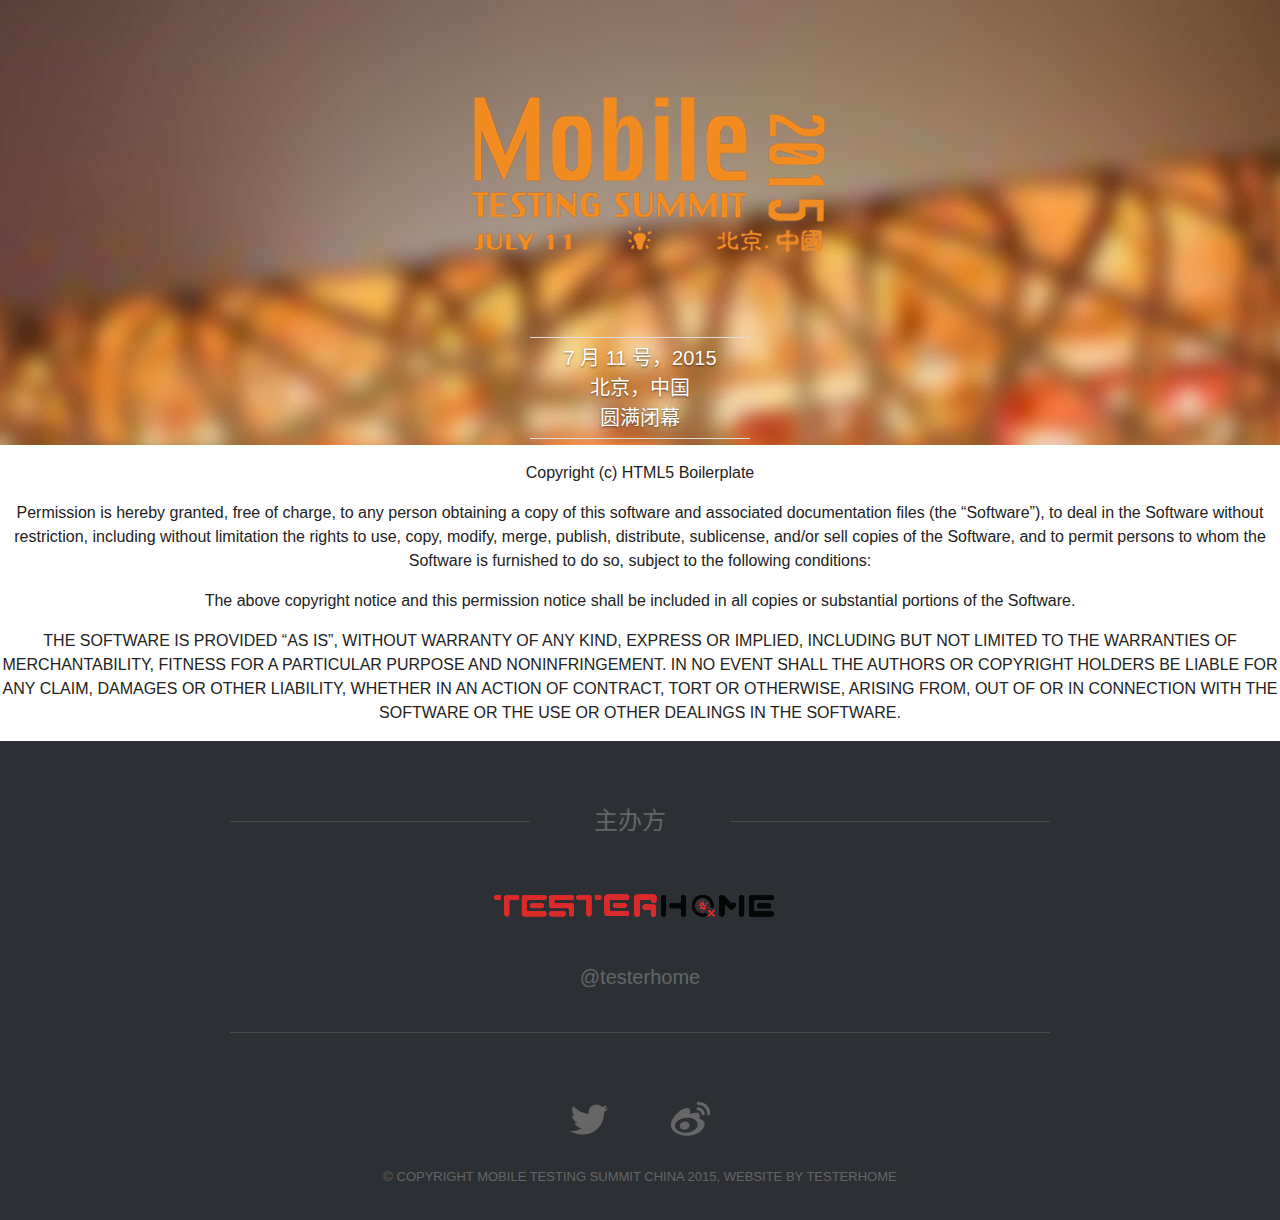
<file: LICENSE.html>
<!DOCTYPE html>
<!--[if lt IE 7]>
<html class="no-js lt-ie9 lt-ie8 lt-ie7"> <![endif]-->
<!--[if IE 7]>
<html class="no-js lt-ie9 lt-ie8"> <![endif]-->
<!--[if IE 8]>
<html class="no-js lt-ie9"> <![endif]-->
<!--[if gt IE 8]><!-->
<html lang="zh-cn" class="no-js"> <!--<![endif]-->
<head>
  <meta charset="utf-8">
  <meta http-equiv="X-UA-Compatible" content="IE=edge,chrome=1">
  <!-- Use title if it's in the page YAML frontmatter -->
  <title>MobileTesting Submit China 2015</title>
  <meta name="description" content="">
  <meta name="viewport" content="width=device-width, initial-scale=1.0">

  <!-- Place favicon.ico and apple-touch-icon.png in the root directory -->

  <link rel="stylesheet" href="css/normalize.css">
  <link rel="stylesheet" href="css/main.css">
  <script src="js/vendor/modernizr-2.6.1.min.js"></script>
</head>
<body>
<!--[if lt IE 7]>
<p class="chromeframe">You are using an outdated browser. <a href="http://browsehappy.com/">Upgrade your browser
  today</a> or <a href="http://www.google.com/chromeframe/?redirect=true">install Google Chrome Frame</a> to better
  experience this site.</p>
<![endif]-->

<header class="hero">
  <figure><img src="/img/logo.png"/></figure>
  <h1>MobileTestingSummit China</h1>

  <h2>7 月 11 号，2015<br/>北京，中国<br/>圆满闭幕</h2>
</header>

<p>Copyright (c) HTML5 Boilerplate</p>

<p>Permission is hereby granted, free of charge, to any person obtaining a copy of this software and associated documentation files (the &#8220;Software&#8221;), to deal in the Software without restriction, including without limitation the rights to use, copy, modify, merge, publish, distribute, sublicense, and/or sell copies of the Software, and to permit persons to whom the Software is furnished to do so, subject to the following conditions:</p>

<p>The above copyright notice and this permission notice shall be included in all copies or substantial portions of the Software.</p>

<p>THE SOFTWARE IS PROVIDED &#8220;AS IS&#8221;, WITHOUT WARRANTY OF ANY KIND, EXPRESS OR IMPLIED, INCLUDING BUT NOT LIMITED TO THE WARRANTIES OF MERCHANTABILITY, FITNESS FOR A PARTICULAR PURPOSE AND NONINFRINGEMENT. IN NO EVENT SHALL THE AUTHORS OR COPYRIGHT HOLDERS BE LIABLE FOR ANY CLAIM, DAMAGES OR OTHER LIABILITY, WHETHER IN AN ACTION OF CONTRACT, TORT OR OTHERWISE, ARISING FROM, OUT OF OR IN CONNECTION WITH THE SOFTWARE OR THE USE OR OTHER DEALINGS IN THE SOFTWARE.</p>
<footer class="wrap footer">
  <div class="container">
    <header>
      <h2>主办方</h2>
    </header>



</ul>
    <ul class="credits">
      <!-- <li>
        <a href="https://testerhome.com"_blank" rel="nofollow"><i class="icon-pragmatic-ly"></i></a>

        <p><a href="//twitter.com/yedinding" target="_blank" rel="nofollow">@yedingding</a></p>
      </li>
      <li>
        <a href="http://ruby-china.org" target="_blank" rel="nofollow"><i class="icon-ruby-china"></i></a>

        <p><a href="//twitter.com/lgn21st" target="_blank" rel="nofollow">@lgn21st</a></p>
      </li>
      <li>
        <a href="http://knewone.com" target="_blank" rel="nofollow"><i class="icon-knewone"></i></a>

        <p><a href="//twitter.com/jasl9187" target="_blank" rel="nofollow">@jasl9187</a></p>
      </li> -->

      <li>
        <a href="http://testerhome.com" target="_blank" rel="nofollow"><img src="/img/logo-testerhome.png" /></a>
          <p><a href="http://weibo.com/testerhome2015" target="_blank" rel="nofollow">@testerhome</a></p>
      </li>


      <!-- <li>
        <a href="http://www.testin.cn/" target="_blank" rel="nofollow"><img src="/img/logo-testin.png"/></a>
        <p><a href="http://weibo.com/flyboy345/" target="_blank" rel="nofollow">@刘向红</a></p>
      </li> -->

      <!-- <li>
        <a href="http://testerhome.com" target="_blank" rel="nofollow"><img src="/img/logo-testerhome.png" /></a>
        <p><a href="http://testerhome.com/lihuazhang" target="_blank" rel="nofollow">@恒温</a></p>
      </li> -->

    </ul>

    <div class="social">
      <a href="https://twitter.com/testerhome" target="_blank" rel="nofollow"><i class="icon-twitter"></i></a>
      <a href="http://weibo.com/testerhome2015" target="_blank" rel="nofollow"><i class="icon-weibo"></i></a>
    </div>

    <p class="copyright">© COPYRIGHT Mobile Testing SUMMIT CHINA 2015, WEBSITE BY <a href="//testerhome.com" target="_blank" rel="nofollow">TesterHome</a></p>
  </div>
</footer>

<script src="js/vendor/jquery-1.8.0.min.js"></script>
<script src="js/plugins.js"></script>
<script src="js/main.js"></script>

<!-- Google Analytics: change UA-XXXXX-X to be your site's ID. -->
<script>
  (function(i,s,o,g,r,a,m){i['GoogleAnalyticsObject']=r;i[r]=i[r]||function(){
  (i[r].q=i[r].q||[]).push(arguments)},i[r].l=1*new Date();a=s.createElement(o),
  m=s.getElementsByTagName(o)[0];a.async=1;a.src=g;m.parentNode.insertBefore(a,m)
  })(window,document,'script','//www.google-analytics.com/analytics.js','ga');

  ga('create', 'UA-61716821-1', 'auto');
  ga('send', 'pageview');

</script>
</body>
</html>
</file>
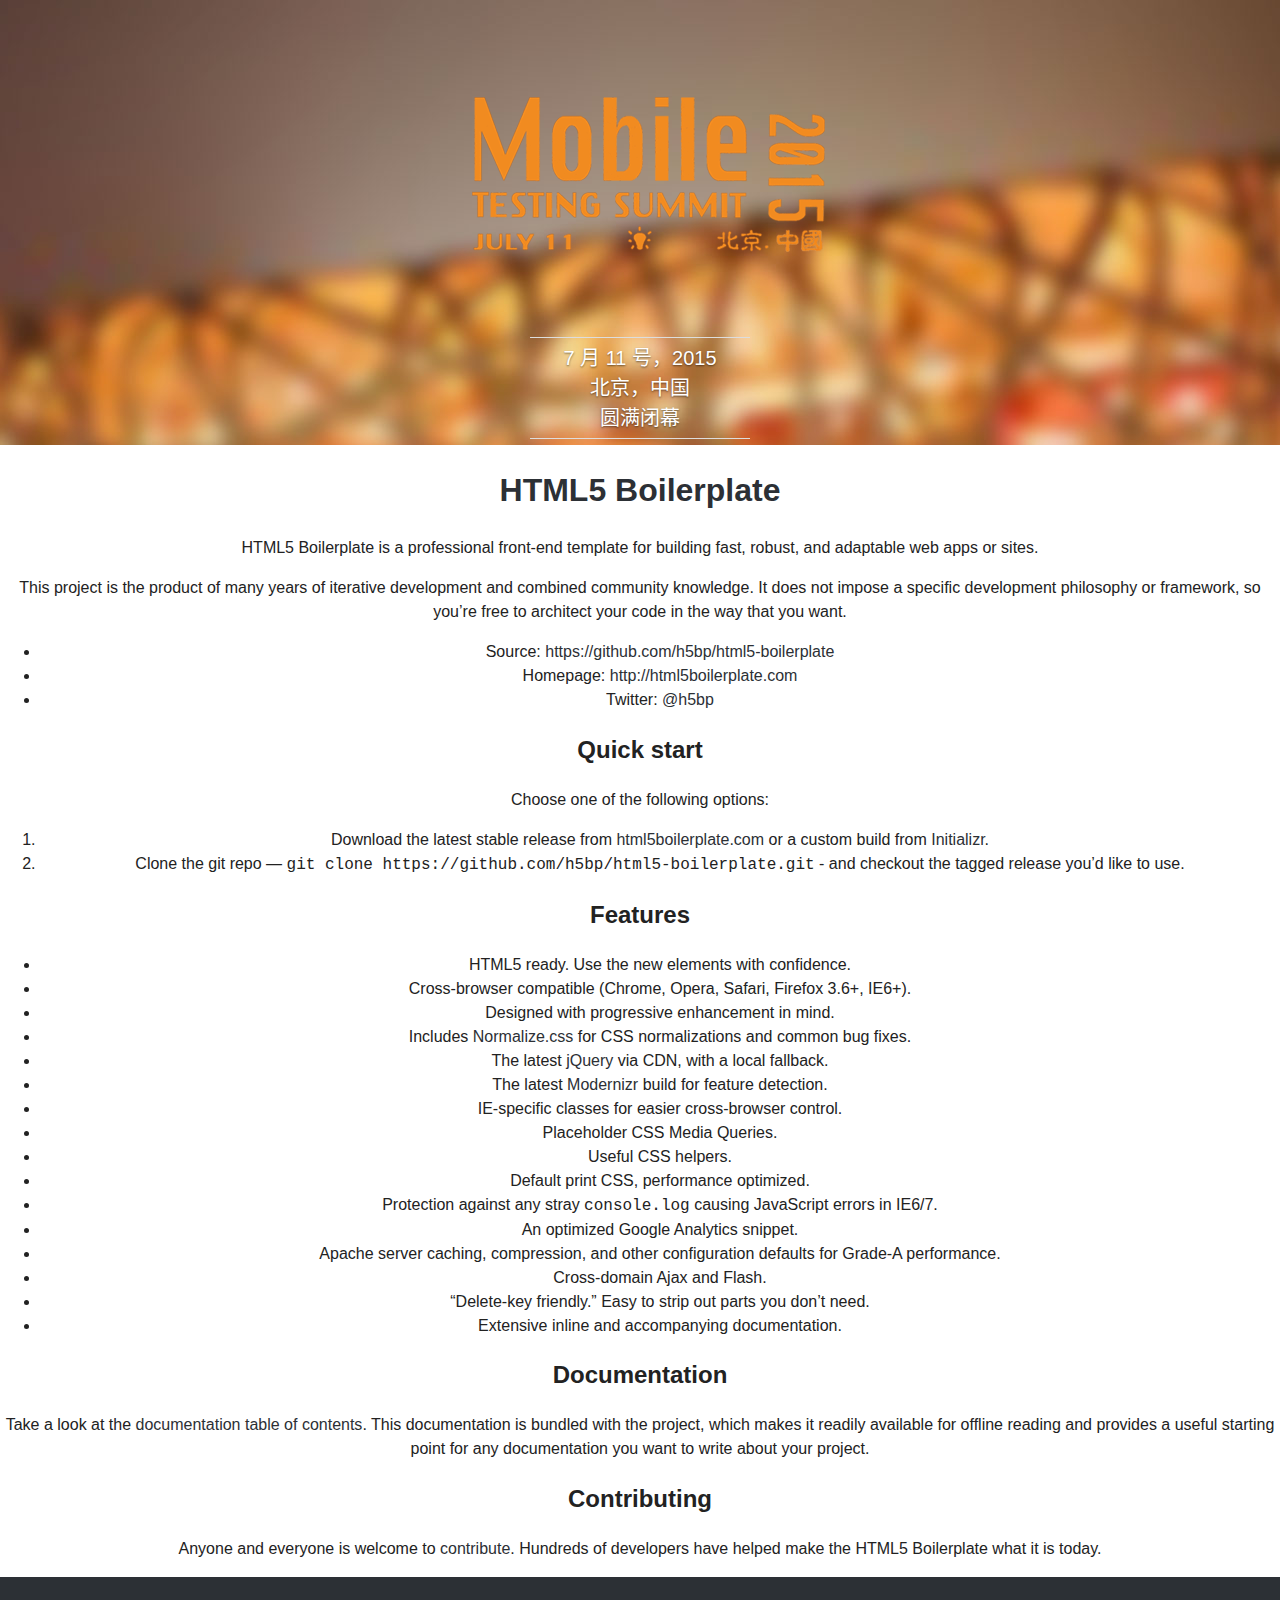
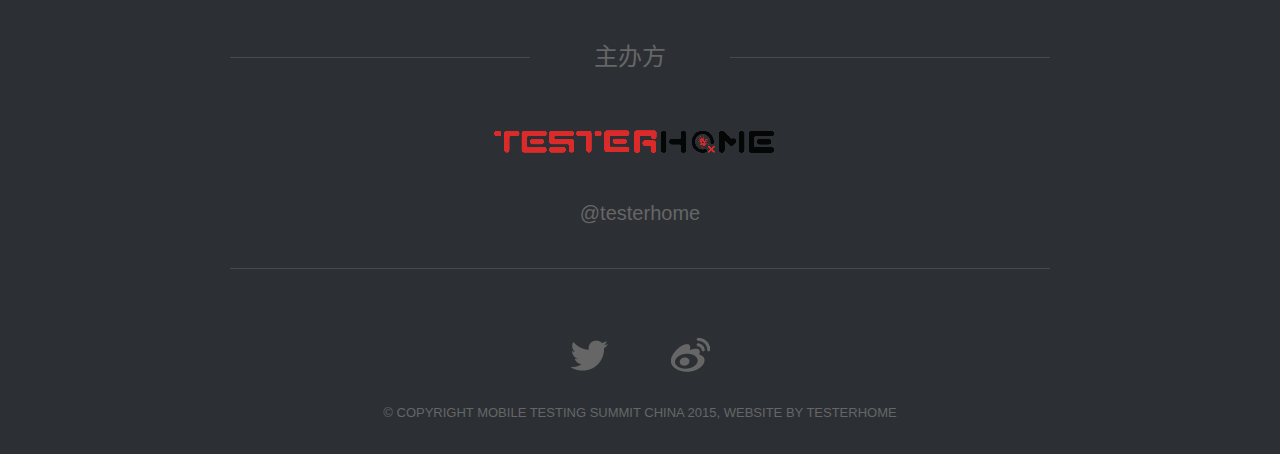
<file: README.html>
<!DOCTYPE html>
<!--[if lt IE 7]>
<html class="no-js lt-ie9 lt-ie8 lt-ie7"> <![endif]-->
<!--[if IE 7]>
<html class="no-js lt-ie9 lt-ie8"> <![endif]-->
<!--[if IE 8]>
<html class="no-js lt-ie9"> <![endif]-->
<!--[if gt IE 8]><!-->
<html lang="zh-cn" class="no-js"> <!--<![endif]-->
<head>
  <meta charset="utf-8">
  <meta http-equiv="X-UA-Compatible" content="IE=edge,chrome=1">
  <!-- Use title if it's in the page YAML frontmatter -->
  <title>MobileTesting Submit China 2015</title>
  <meta name="description" content="">
  <meta name="viewport" content="width=device-width, initial-scale=1.0">

  <!-- Place favicon.ico and apple-touch-icon.png in the root directory -->

  <link rel="stylesheet" href="css/normalize.css">
  <link rel="stylesheet" href="css/main.css">
  <script src="js/vendor/modernizr-2.6.1.min.js"></script>
</head>
<body>
<!--[if lt IE 7]>
<p class="chromeframe">You are using an outdated browser. <a href="http://browsehappy.com/">Upgrade your browser
  today</a> or <a href="http://www.google.com/chromeframe/?redirect=true">install Google Chrome Frame</a> to better
  experience this site.</p>
<![endif]-->

<header class="hero">
  <figure><img src="/img/logo.png"/></figure>
  <h1>MobileTestingSummit China</h1>

  <h2>7 月 11 号，2015<br/>北京，中国<br/>圆满闭幕</h2>
</header>

<h1 id='html5_boilerplate'><a href='http://html5boilerplate.com'>HTML5 Boilerplate</a></h1>

<p>HTML5 Boilerplate is a professional front-end template for building fast, robust, and adaptable web apps or sites.</p>

<p>This project is the product of many years of iterative development and combined community knowledge. It does not impose a specific development philosophy or framework, so you&#8217;re free to architect your code in the way that you want.</p>

<ul>
<li>Source: <a href='https://github.com/h5bp/html5-boilerplate'>https://github.com/h5bp/html5-boilerplate</a></li>

<li>Homepage: <a href='http://html5boilerplate.com'>http://html5boilerplate.com</a></li>

<li>Twitter: <a href='http://twitter.com/h5bp'>@h5bp</a></li>
</ul>

<h2 id='quick_start'>Quick start</h2>

<p>Choose one of the following options:</p>

<ol>
<li>Download the latest stable release from <a href='http://html5boilerplate.com/'>html5boilerplate.com</a> or a custom build from <a href='http://www.initializr.com'>Initializr</a>.</li>

<li>Clone the git repo — <code>git clone
https://github.com/h5bp/html5-boilerplate.git</code> - and checkout the tagged release you&#8217;d like to use.</li>
</ol>

<h2 id='features'>Features</h2>

<ul>
<li>HTML5 ready. Use the new elements with confidence.</li>

<li>Cross-browser compatible (Chrome, Opera, Safari, Firefox 3.6+, IE6+).</li>

<li>Designed with progressive enhancement in mind.</li>

<li>Includes <a href='http://necolas.github.com/normalize.css/'>Normalize.css</a> for CSS normalizations and common bug fixes.</li>

<li>The latest <a href='http://jquery.com/'>jQuery</a> via CDN, with a local fallback.</li>

<li>The latest <a href='http://modernizr.com/'>Modernizr</a> build for feature detection.</li>

<li>IE-specific classes for easier cross-browser control.</li>

<li>Placeholder CSS Media Queries.</li>

<li>Useful CSS helpers.</li>

<li>Default print CSS, performance optimized.</li>

<li>Protection against any stray <code>console.log</code> causing JavaScript errors in IE6/7.</li>

<li>An optimized Google Analytics snippet.</li>

<li>Apache server caching, compression, and other configuration defaults for Grade-A performance.</li>

<li>Cross-domain Ajax and Flash.</li>

<li>&#8220;Delete-key friendly.&#8221; Easy to strip out parts you don&#8217;t need.</li>

<li>Extensive inline and accompanying documentation.</li>
</ul>

<h2 id='documentation'>Documentation</h2>

<p>Take a look at the <a href='/h5bp/html5-boilerplate/blob/master/doc/README.md'>documentation table of contents</a>. This documentation is bundled with the project, which makes it readily available for offline reading and provides a useful starting point for any documentation you want to write about your project.</p>

<h2 id='contributing'>Contributing</h2>

<p>Anyone and everyone is welcome to <a href='/h5bp/html5-boilerplate/blob/master/doc/contribute.md'>contribute</a>. Hundreds of developers have helped make the HTML5 Boilerplate what it is today.</p>
<footer class="wrap footer">
  <div class="container">
    <header>
      <h2>主办方</h2>
    </header>



</ul>
    <ul class="credits">
      <!-- <li>
        <a href="https://testerhome.com"_blank" rel="nofollow"><i class="icon-pragmatic-ly"></i></a>

        <p><a href="//twitter.com/yedinding" target="_blank" rel="nofollow">@yedingding</a></p>
      </li>
      <li>
        <a href="http://ruby-china.org" target="_blank" rel="nofollow"><i class="icon-ruby-china"></i></a>

        <p><a href="//twitter.com/lgn21st" target="_blank" rel="nofollow">@lgn21st</a></p>
      </li>
      <li>
        <a href="http://knewone.com" target="_blank" rel="nofollow"><i class="icon-knewone"></i></a>

        <p><a href="//twitter.com/jasl9187" target="_blank" rel="nofollow">@jasl9187</a></p>
      </li> -->

      <li>
        <a href="http://testerhome.com" target="_blank" rel="nofollow"><img src="/img/logo-testerhome.png" /></a>
          <p><a href="http://weibo.com/testerhome2015" target="_blank" rel="nofollow">@testerhome</a></p>
      </li>


      <!-- <li>
        <a href="http://www.testin.cn/" target="_blank" rel="nofollow"><img src="/img/logo-testin.png"/></a>
        <p><a href="http://weibo.com/flyboy345/" target="_blank" rel="nofollow">@刘向红</a></p>
      </li> -->

      <!-- <li>
        <a href="http://testerhome.com" target="_blank" rel="nofollow"><img src="/img/logo-testerhome.png" /></a>
        <p><a href="http://testerhome.com/lihuazhang" target="_blank" rel="nofollow">@恒温</a></p>
      </li> -->

    </ul>

    <div class="social">
      <a href="https://twitter.com/testerhome" target="_blank" rel="nofollow"><i class="icon-twitter"></i></a>
      <a href="http://weibo.com/testerhome2015" target="_blank" rel="nofollow"><i class="icon-weibo"></i></a>
    </div>

    <p class="copyright">© COPYRIGHT Mobile Testing SUMMIT CHINA 2015, WEBSITE BY <a href="//testerhome.com" target="_blank" rel="nofollow">TesterHome</a></p>
  </div>
</footer>

<script src="js/vendor/jquery-1.8.0.min.js"></script>
<script src="js/plugins.js"></script>
<script src="js/main.js"></script>

<!-- Google Analytics: change UA-XXXXX-X to be your site's ID. -->
<script>
  (function(i,s,o,g,r,a,m){i['GoogleAnalyticsObject']=r;i[r]=i[r]||function(){
  (i[r].q=i[r].q||[]).push(arguments)},i[r].l=1*new Date();a=s.createElement(o),
  m=s.getElementsByTagName(o)[0];a.async=1;a.src=g;m.parentNode.insertBefore(a,m)
  })(window,document,'script','//www.google-analytics.com/analytics.js','ga');

  ga('create', 'UA-61716821-1', 'auto');
  ga('send', 'pageview');

</script>
</body>
</html>
</file>
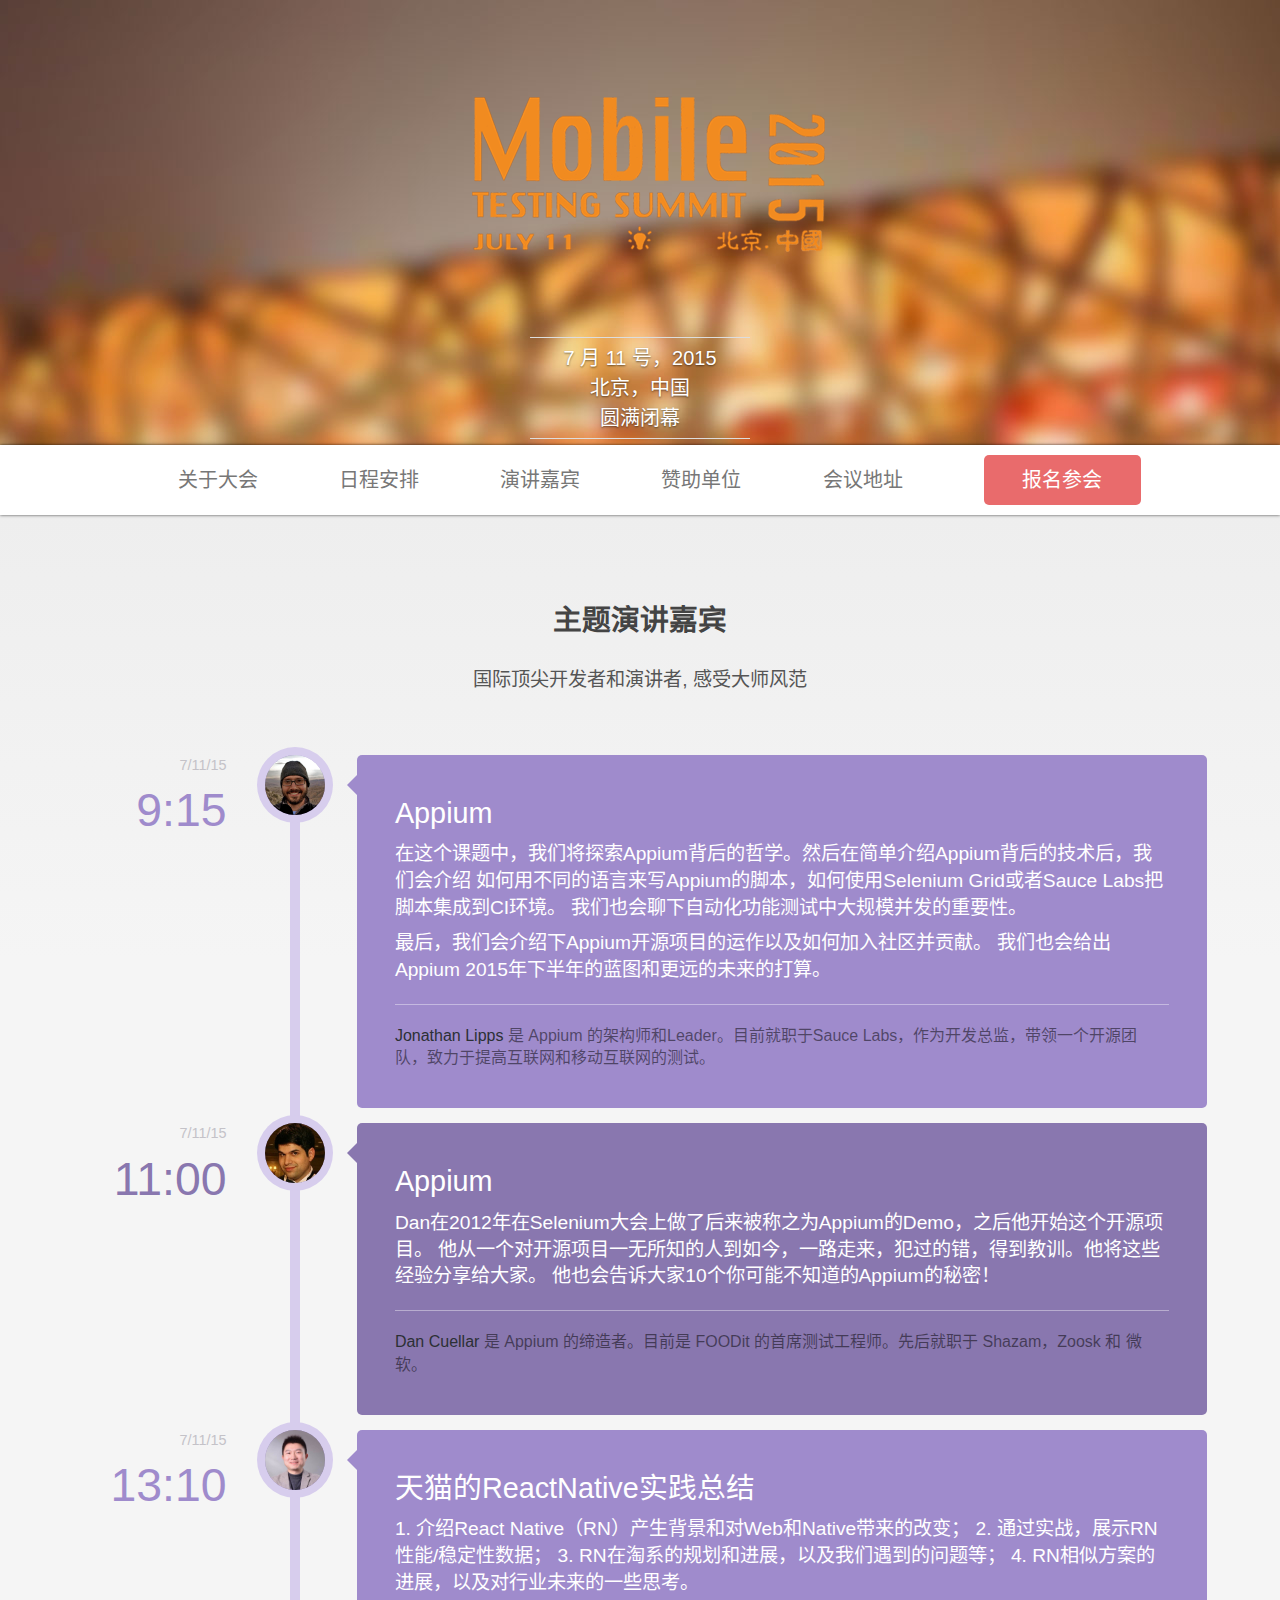
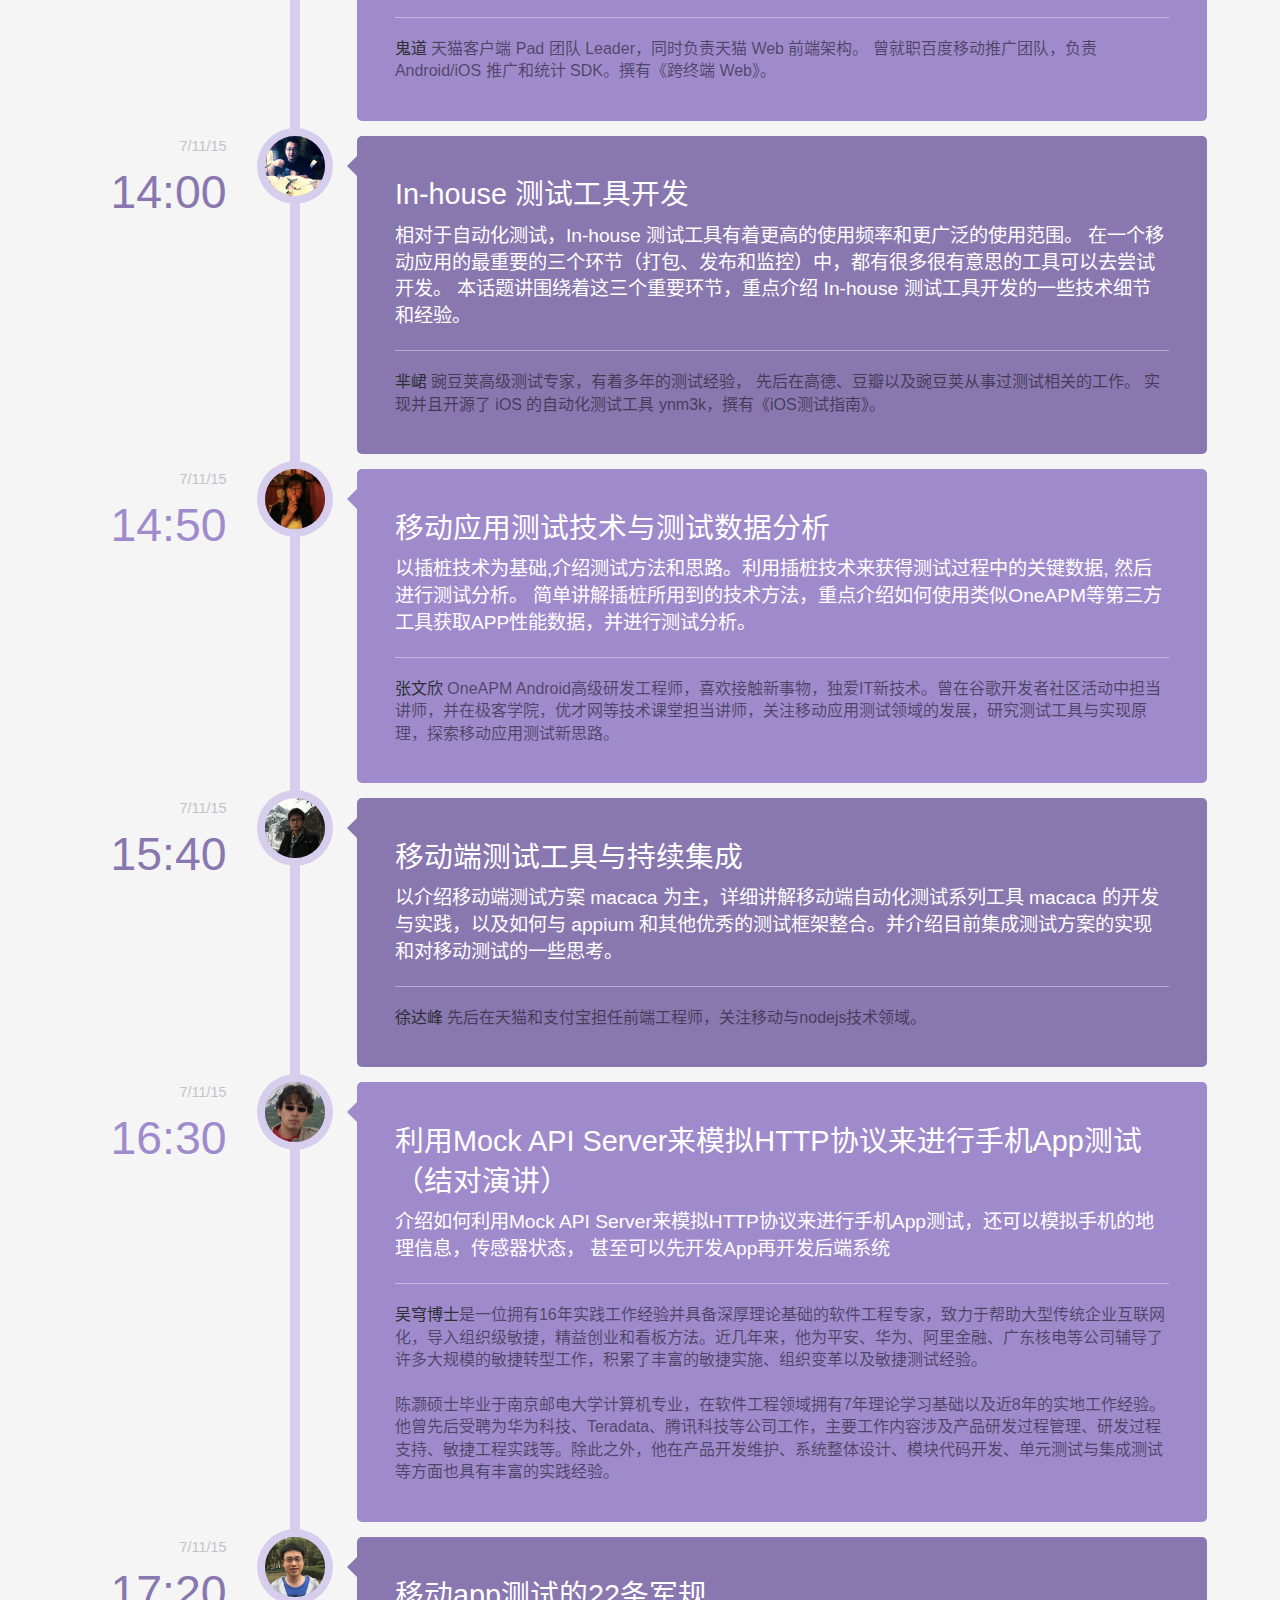
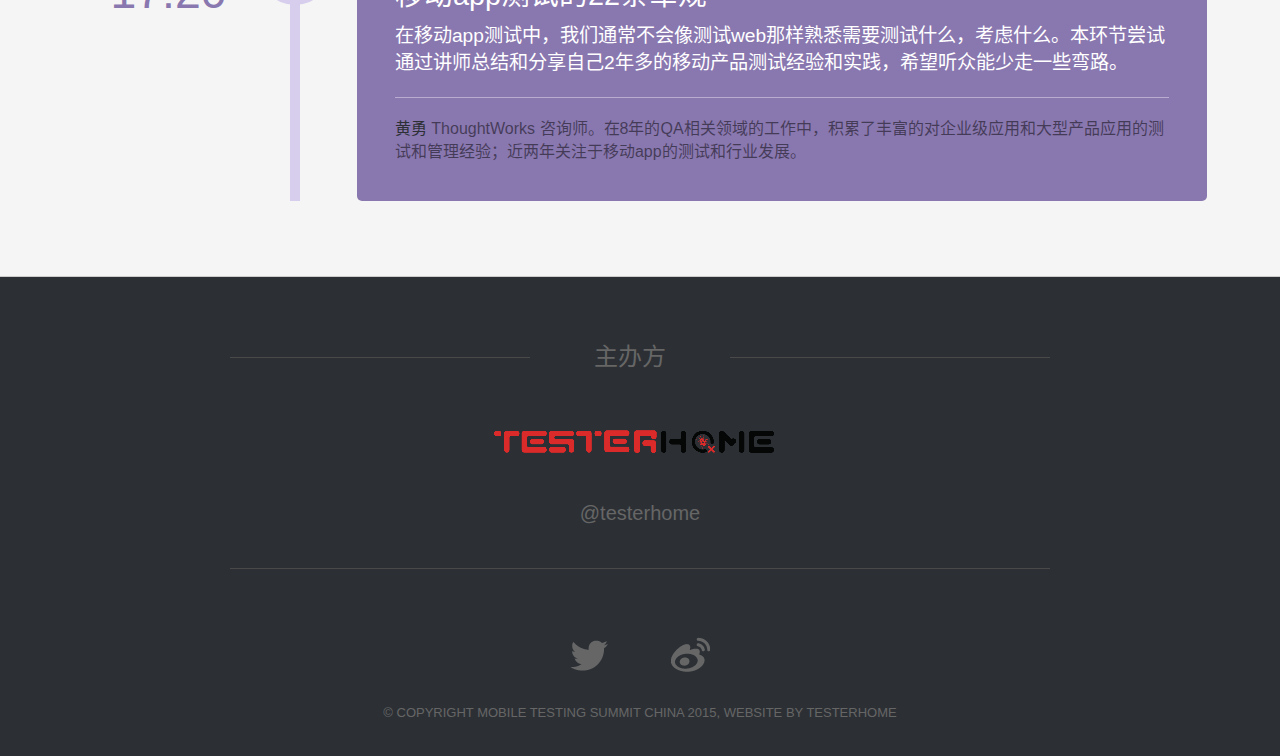
<file: speakers.html>
<!DOCTYPE html>
<!--[if lt IE 7]>
<html class="no-js lt-ie9 lt-ie8 lt-ie7"> <![endif]-->
<!--[if IE 7]>
<html class="no-js lt-ie9 lt-ie8"> <![endif]-->
<!--[if IE 8]>
<html class="no-js lt-ie9"> <![endif]-->
<!--[if gt IE 8]><!-->
<html lang="zh-cn" class="no-js"> <!--<![endif]-->
<head>
  <meta charset="utf-8">
  <meta http-equiv="X-UA-Compatible" content="IE=edge,chrome=1">
  <!-- Use title if it's in the page YAML frontmatter -->
  <title>Speakers of MobileTesting Submit China 2015</title>
  <meta name="description" content="">
  <meta name="viewport" content="width=device-width, initial-scale=1.0">

  <!-- Place favicon.ico and apple-touch-icon.png in the root directory -->

  <link rel="stylesheet" href="css/normalize.css">
  <link rel="stylesheet" href="css/main.css">
  <script src="js/vendor/modernizr-2.6.1.min.js"></script>
</head>
<body>
<!--[if lt IE 7]>
<p class="chromeframe">You are using an outdated browser. <a href="http://browsehappy.com/">Upgrade your browser
  today</a> or <a href="http://www.google.com/chromeframe/?redirect=true">install Google Chrome Frame</a> to better
  experience this site.</p>
<![endif]-->

<header class="hero">
  <figure><img src="/img/logo.png"/></figure>
  <h1>MobileTestingSummit China</h1>

  <h2>7 月 11 号，2015<br/>北京，中国<br/>圆满闭幕</h2>
</header>

<nav class="global-nav">
  <ul>
    <li><a href="/#about">关于大会</a></li>
    <li><a href="/#schedule">日程安排</a></li>
    <li><a href="/speakers.html#speakers">演讲嘉宾</a></li>
    <li><a href="/#sponsors">赞助单位</a></li>
    <li><a href="/#venue">会议地址</a></li>
    <li><a href="http://www.huodongxing.com/event/8284656929600" target="_blank" class="btn">报名参会</a></li>
  </ul>
</nav>

<section id="speakers" class="wrap speakers">
<div class="container">
<header>
  <h2>主题演讲嘉宾</h2>

  <p>国际顶尖开发者和演讲者, 感受大师风范</p>
</header>

<ul class="cbp_tmtimeline">

<li id="jlipps">
  <time class="cbp_tmtime" datetime="2015-7-11 9:15"><span>7/11/15</span> <span>9:15</span></time>
  <div class="cbp_tmicon"><img src="img/speakers/jlipps.png" alt="Jlipps"></div>
  <div class="cbp_tmlabel">
    <h2>Appium</h2>

    <p>在这个课题中，我们将探索Appium背后的哲学。然后在简单介绍Appium背后的技术后，我们会介绍
      如何用不同的语言来写Appium的脚本，如何使用Selenium Grid或者Sauce Labs把脚本集成到CI环境。
      我们也会聊下自动化功能测试中大规模并发的重要性。</p>

    <p>最后，我们会介绍下Appium开源项目的运作以及如何加入社区并贡献。
      我们也会给出Appium 2015年下半年的蓝图和更远的未来的打算。</p>

    <div class="speaker-info">
      <a href="http://www.jonathanlipps.com/#About">Jonathan Lipps</a>  是 Appium 的架构师和Leader。目前就职于Sauce Labs，作为开发总监，带领一个开源团队，致力于提高互联网和移动互联网的测试。
    </div>
  </div>
</li>


<li id="Dan-Cuellar">
  <time class="cbp_tmtime" datetime="2015-7-11 11:00"><span>7/11/15</span> <span>11:00</span></time>
  <div class="cbp_tmicon"><img src="img/speakers/cuellar.png"></div>
  <div class="cbp_tmlabel">
    <h2>Appium</h2>
    <p>
      Dan在2012年在Selenium大会上做了后来被称之为Appium的Demo，之后他开始这个开源项目。
      他从一个对开源项目一无所知的人到如今，一路走来，犯过的错，得到教训。他将这些经验分享给大家。
      他也会告诉大家10个你可能不知道的Appium的秘密！
    </p>

    <div class="speaker-info">
      <a href="https://github.com/penguinho">Dan Cuellar</a> 是 Appium 的缔造者。目前是  FOODit 的首席测试工程师。先后就职于 Shazam，Zoosk 和 微软。
    </div>
  </div>
</li>

<li id="guidao">
  <time class="cbp_tmtime" datetime="2015-7-11 13:10"><span>7/11/15</span> <span>13:10</span></time>
  <div class="cbp_tmicon"><img src="img/speakers/guidao.jpg"></div>
  <div class="cbp_tmlabel">
    <h2>天猫的ReactNative实践总结</h2>

    <p>
  1. 介绍React Native（RN）产生背景和对Web和Native带来的改变；
  2. 通过实战，展示RN性能/稳定性数据；
  3. RN在淘系的规划和进展，以及我们遇到的问题等；
  4. RN相似方案的进展，以及对行业未来的一些思考。
    </p>

    <div class="speaker-info">
      <a href="http://luics.com">鬼道</a>
      天猫客户端 Pad 团队 Leader，同时负责天猫 Web 前端架构。
      曾就职百度移动推广团队，负责 Android/iOS 推广和统计 SDK。撰有《跨终端 Web》。
    </div>
  </div>
</li>

<li id="mijun">
  <time class="cbp_tmtime" datetime="2015-7-11 14:00"><span>7/11/15</span> <span>14:00</span></time>
  <div class="cbp_tmicon"><img src="img/speakers/zhifu.jpg"></div>
  <div class="cbp_tmlabel">
    <h2>In-house 测试工具开发</h2>

    <p>相对于自动化测试，In-house 测试工具有着更高的使用频率和更广泛的使用范围。
在一个移动应用的最重要的三个环节（打包、发布和监控）中，都有很多很有意思的工具可以去尝试开发。
本话题讲围绕着这三个重要环节，重点介绍 In-house 测试工具开发的一些技术细节和经验。</p>

    <div class="speaker-info">
      <a href="http://houlianpi.github.io">芈峮</a>
      豌豆荚高级测试专家，有着多年的测试经验，
      先后在高德、豆瓣以及豌豆荚从事过测试相关的工作。
      实现并且开源了 iOS 的自动化测试工具 ynm3k，撰有《iOS测试指南》。
    </div>
  </div>
</li>

<li id="zhangwenxin">
  <time class="cbp_tmtime" datetime="2015-7-11 14:50"><span>7/11/15</span> <span>14:50</span></time>
  <div class="cbp_tmicon"><img src="img/speakers/zhangwenxing.png"></div>
  <div class="cbp_tmlabel">
    <h2>移动应用测试技术与测试数据分析</h2>

    <p>
      以插桩技术为基础,介绍测试方法和思路。利用插桩技术来获得测试过程中的关键数据, 然后进行测试分析。
  简单讲解插桩所用到的技术方法，重点介绍如何使用类似OneAPM等第三方工具获取APP性能数据，并进行测试分析。
    </p>

    <div class="speaker-info">
      <a href="http://www.oneapm.com">张文欣</a>
      OneAPM Android高级研发工程师，喜欢接触新事物，独爱IT新技术。曾在谷歌开发者社区活动中担当讲师，并在极客学院，优才网等技术课堂担当讲师，关注移动应用测试领域的发展，研究测试工具与实现原理，探索移动应用测试新思路。
    </div>
  </div>
</li>

<li id="xdf">
  <time class="cbp_tmtime" datetime="2015-7-11 15:40"><span>7/11/15</span> <span>15:40</span></time>
  <div class="cbp_tmicon"><img src="img/speakers/xdf.png"></div>
  <div class="cbp_tmlabel">
    <h2>移动端测试工具与持续集成</h2>

    <p>
      以介绍移动端测试方案 macaca 为主，详细讲解移动端自动化测试系列工具 macaca 的开发与实践，以及如何与 appium 和其他优秀的测试框架整合。并介绍目前集成测试方案的实现和对移动测试的一些思考。
    </p>

    <div class="speaker-info">
      <a href="http://weibo.com/xudafeng">徐达峰</a>
      先后在天猫和支付宝担任前端工程师，关注移动与nodejs技术领域。
    </div>
  </div>
</li>

<li id="wq">
  <time class="cbp_tmtime" datetime="2015-7-11 16:30"><span>7/11/15</span> <span>16:30</span></time>
  <div class="cbp_tmicon"><img src="img/speakers/wq.jpg"></div>
  <div class="cbp_tmlabel">
    <h2>利用Mock API Server来模拟HTTP协议来进行手机App测试（结对演讲）</h2>

    <p>
      介绍如何利用Mock API Server来模拟HTTP协议来进行手机App测试，还可以模拟手机的地理信息，传感器状态，
      甚至可以先开发App再开发后端系统
    </p>

    <div class="speaker-info">
      <a href="http://weibo.com/adamwu73">吴穹博士</a>是一位拥有16年实践工作经验并具备深厚理论基础的软件工程专家，致力于帮助大型传统企业互联网化，导入组织级敏捷，精益创业和看板方法。近几年来，他为平安、华为、阿里金融、广东核电等公司辅导了许多大规模的敏捷转型工作，积累了丰富的敏捷实施、组织变革以及敏捷测试经验。
<br><br>
      陈灏硕士毕业于南京邮电大学计算机专业，在软件工程领域拥有7年理论学习基础以及近8年的实地工作经验。他曾先后受聘为华为科技、Teradata、腾讯科技等公司工作，主要工作内容涉及产品研发过程管理、研发过程支持、敏捷工程实践等。除此之外，他在产品开发维护、系统整体设计、模块代码开发、单元测试与集成测试等方面也具有丰富的实践经验。
    </div>
  </div>
</li>

<li id="hy">
  <time class="cbp_tmtime" datetime="2015-7-11 17:20"><span>7/11/15</span> <span>17:20</span></time>
  <div class="cbp_tmicon"><img src="img/speakers/hy.png"></div>
  <div class="cbp_tmlabel">
    <h2>移动app测试的22条军规</h2>

    <p>
      在移动app测试中，我们通常不会像测试web那样熟悉需要测试什么，考虑什么。本环节尝试通过讲师总结和分享自己2年多的移动产品测试经验和实践，希望听众能少走一些弯路。
    </p>

    <div class="speaker-info">
      <a href="http://hy1984427.github.io/">黄勇</a>
      ThoughtWorks 咨询师。在8年的QA相关领域的工作中，积累了丰富的对企业级应用和大型产品应用的测试和管理经验；近两年关注于移动app的测试和行业发展。
    </div>
  </div>
</li>


</ul>

</div>
</section>

<footer class="wrap footer">
  <div class="container">
    <header>
      <h2>主办方</h2>
    </header>



</ul>
    <ul class="credits">
      <!-- <li>
        <a href="https://testerhome.com"_blank" rel="nofollow"><i class="icon-pragmatic-ly"></i></a>

        <p><a href="//twitter.com/yedinding" target="_blank" rel="nofollow">@yedingding</a></p>
      </li>
      <li>
        <a href="http://ruby-china.org" target="_blank" rel="nofollow"><i class="icon-ruby-china"></i></a>

        <p><a href="//twitter.com/lgn21st" target="_blank" rel="nofollow">@lgn21st</a></p>
      </li>
      <li>
        <a href="http://knewone.com" target="_blank" rel="nofollow"><i class="icon-knewone"></i></a>

        <p><a href="//twitter.com/jasl9187" target="_blank" rel="nofollow">@jasl9187</a></p>
      </li> -->

      <li>
        <a href="http://testerhome.com" target="_blank" rel="nofollow"><img src="/img/logo-testerhome.png" /></a>
          <p><a href="http://weibo.com/testerhome2015" target="_blank" rel="nofollow">@testerhome</a></p>
      </li>


      <!-- <li>
        <a href="http://www.testin.cn/" target="_blank" rel="nofollow"><img src="/img/logo-testin.png"/></a>
        <p><a href="http://weibo.com/flyboy345/" target="_blank" rel="nofollow">@刘向红</a></p>
      </li> -->

      <!-- <li>
        <a href="http://testerhome.com" target="_blank" rel="nofollow"><img src="/img/logo-testerhome.png" /></a>
        <p><a href="http://testerhome.com/lihuazhang" target="_blank" rel="nofollow">@恒温</a></p>
      </li> -->

    </ul>

    <div class="social">
      <a href="https://twitter.com/testerhome" target="_blank" rel="nofollow"><i class="icon-twitter"></i></a>
      <a href="http://weibo.com/testerhome2015" target="_blank" rel="nofollow"><i class="icon-weibo"></i></a>
    </div>

    <p class="copyright">© COPYRIGHT Mobile Testing SUMMIT CHINA 2015, WEBSITE BY <a href="//testerhome.com" target="_blank" rel="nofollow">TesterHome</a></p>
  </div>
</footer>

<script src="js/vendor/jquery-1.8.0.min.js"></script>
<script src="js/plugins.js"></script>
<script src="js/main.js"></script>

<!-- Google Analytics: change UA-XXXXX-X to be your site's ID. -->
<script>
  (function(i,s,o,g,r,a,m){i['GoogleAnalyticsObject']=r;i[r]=i[r]||function(){
  (i[r].q=i[r].q||[]).push(arguments)},i[r].l=1*new Date();a=s.createElement(o),
  m=s.getElementsByTagName(o)[0];a.async=1;a.src=g;m.parentNode.insertBefore(a,m)
  })(window,document,'script','//www.google-analytics.com/analytics.js','ga');

  ga('create', 'UA-61716821-1', 'auto');
  ga('send', 'pageview');

</script>
</body>
</html>
</file>
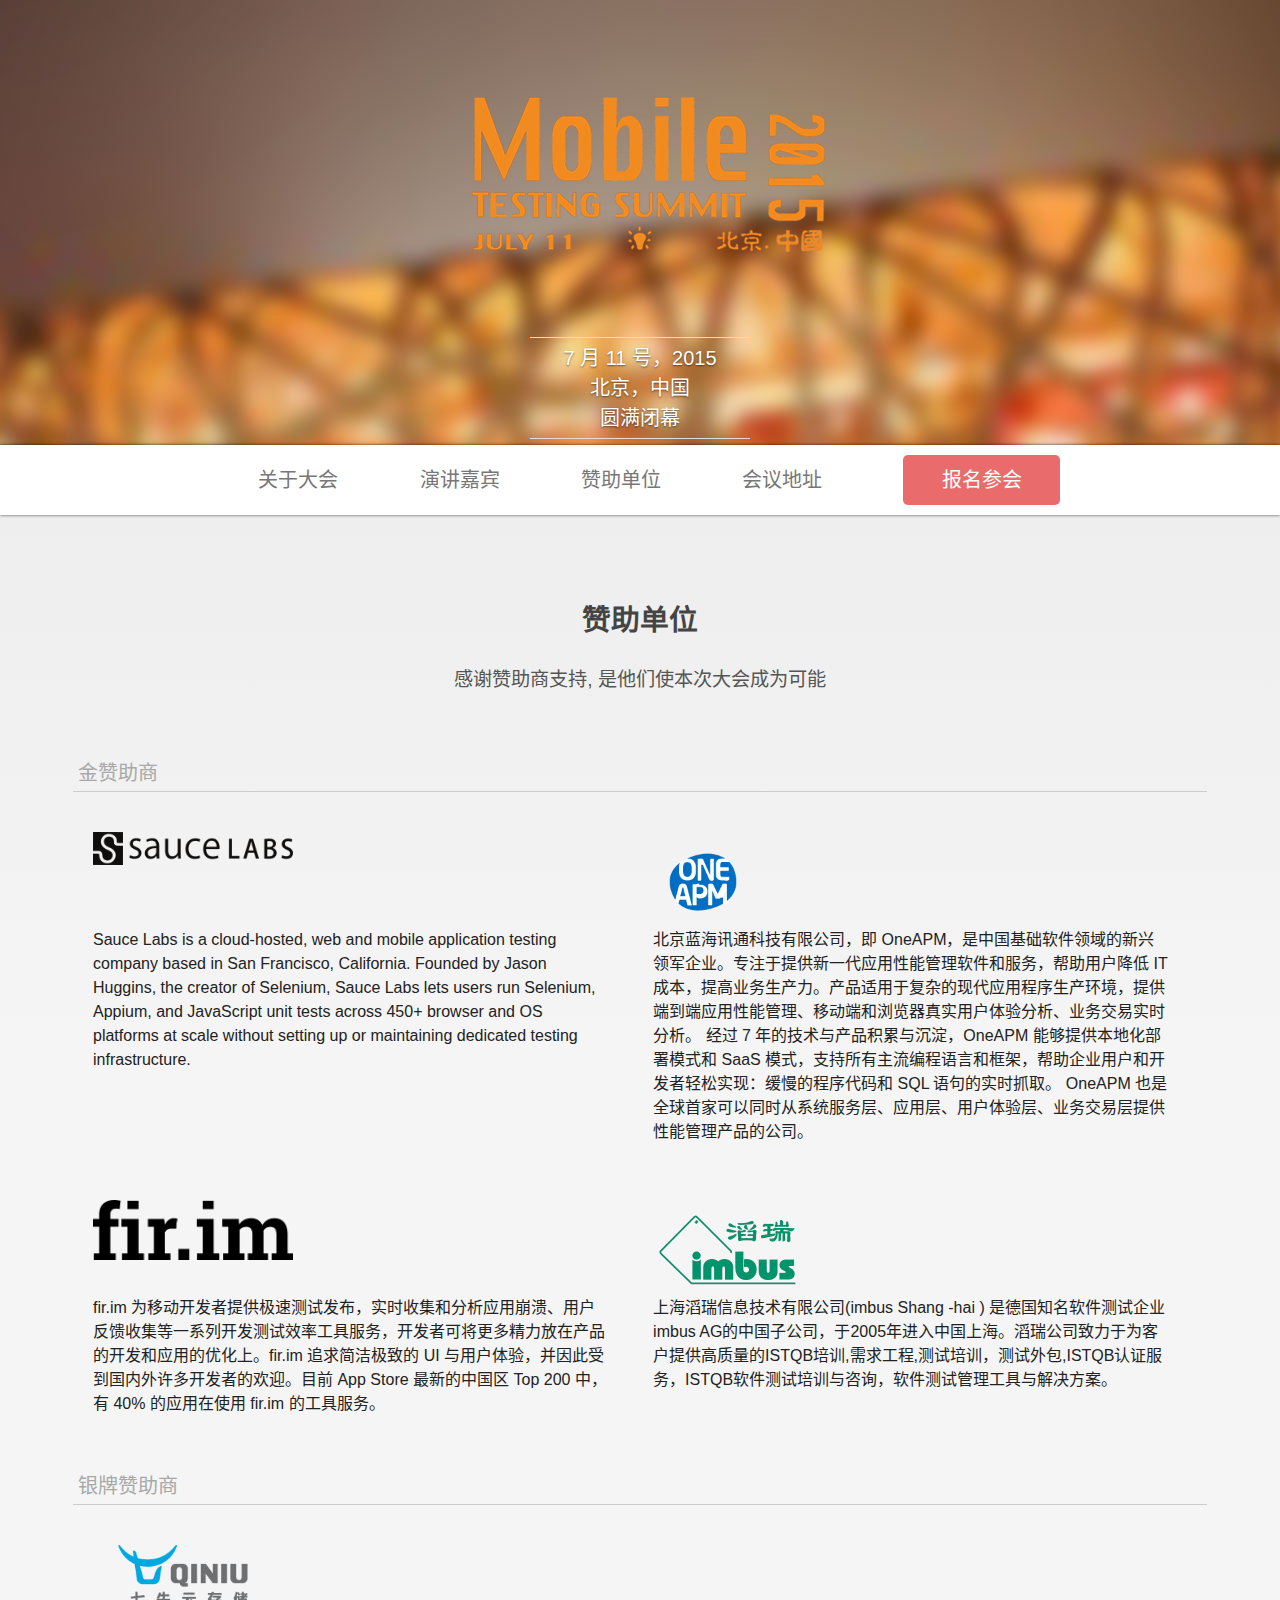
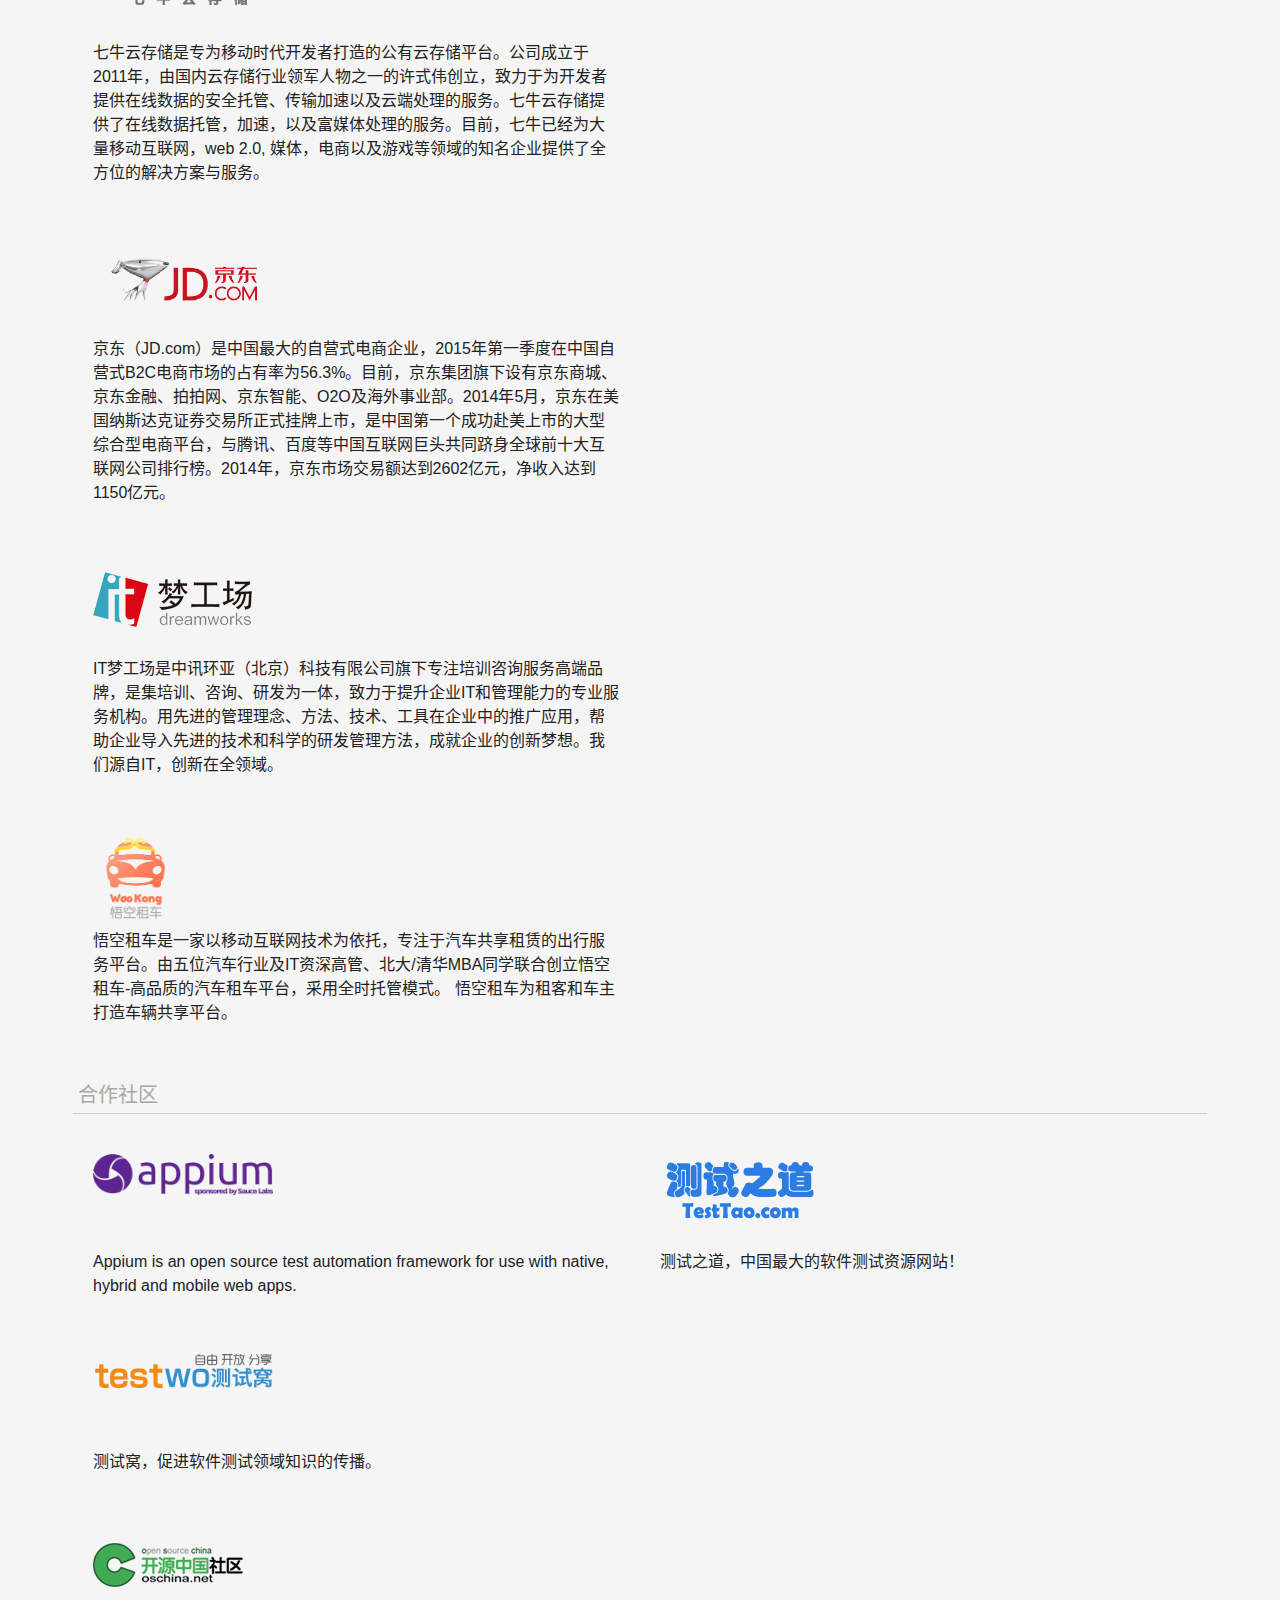
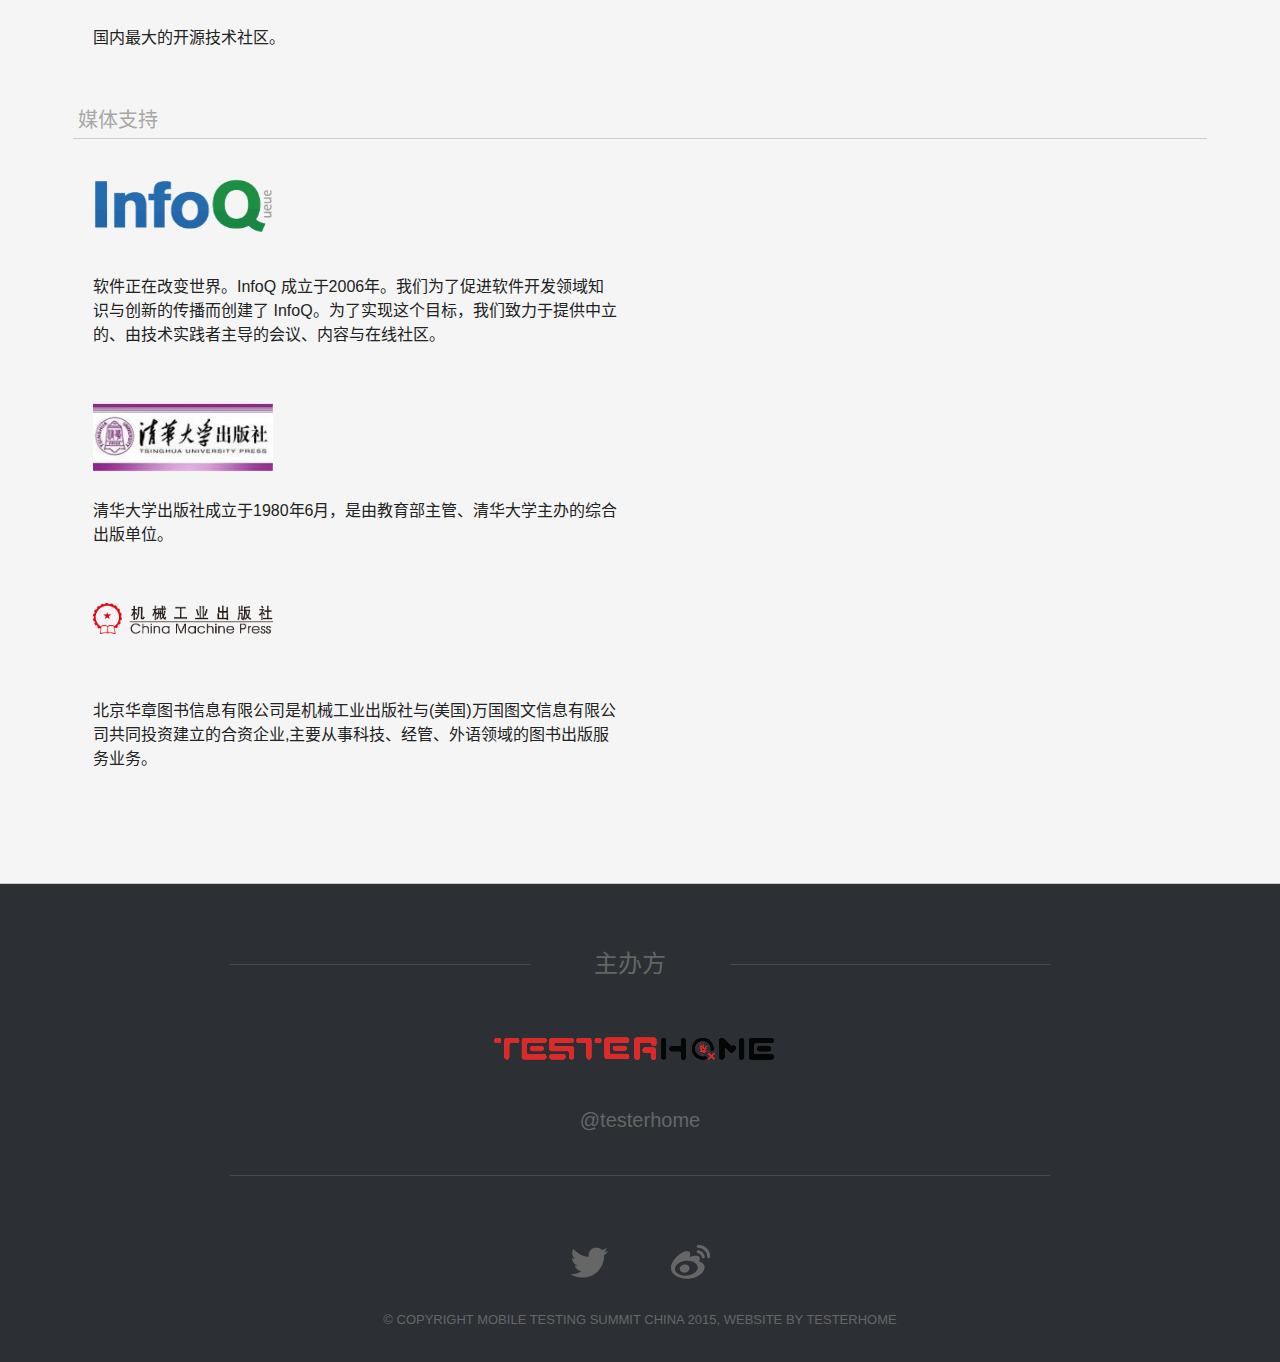
<file: sponsors.html>
<!DOCTYPE html>
<!--[if lt IE 7]>
<html class="no-js lt-ie9 lt-ie8 lt-ie7"> <![endif]-->
<!--[if IE 7]>
<html class="no-js lt-ie9 lt-ie8"> <![endif]-->
<!--[if IE 8]>
<html class="no-js lt-ie9"> <![endif]-->
<!--[if gt IE 8]><!-->
<html lang="zh-cn" class="no-js"> <!--<![endif]-->
<head>
  <meta charset="utf-8">
  <meta http-equiv="X-UA-Compatible" content="IE=edge,chrome=1">
  <!-- Use title if it's in the page YAML frontmatter -->
  <title>Sponsors of MobileTesting Submit China 2015</title>
  <meta name="description" content="">
  <meta name="viewport" content="width=device-width, initial-scale=1.0">

  <!-- Place favicon.ico and apple-touch-icon.png in the root directory -->

  <link rel="stylesheet" href="css/normalize.css">
  <link rel="stylesheet" href="css/main.css">
  <script src="js/vendor/modernizr-2.6.1.min.js"></script>
</head>
<body>
<!--[if lt IE 7]>
<p class="chromeframe">You are using an outdated browser. <a href="http://browsehappy.com/">Upgrade your browser
  today</a> or <a href="http://www.google.com/chromeframe/?redirect=true">install Google Chrome Frame</a> to better
  experience this site.</p>
<![endif]-->

<header class="hero">
  <figure><img src="/img/logo.png"/></figure>
  <h1>MobileTestingSummit China</h1>

  <h2>7 月 11 号，2015<br/>北京，中国<br/>圆满闭幕</h2>
</header>

<nav class="global-nav">
  <ul>
    <li><a href="/#about">关于大会</a></li>
    <li><a href="/speakers.html">演讲嘉宾</a></li>
    <li><a href="/sponsors.html">赞助单位</a></li>
    <li><a href="/#venue">会议地址</a></li>
    <li><a href="http://19wu.com/rubyconfchina" target="_blank" class="btn">报名参会</a></li>
  </ul>
</nav>


<section id="sponsors-details" class="wrap sponsors">
  <header>
    <h2>赞助单位</h2>
    <p>感谢赞助商支持, 是他们使本次大会成为可能</p>
  </header>

	<div class="container">
  <div class="sponsors-gold">
  	<h4>金赞助商</h4>
    <ul>
      <li>
        <a href="https://saucelabs.com" target="_blank"><img src="img/sponsors/saucelabs.png" /></a>
				<p>Sauce Labs is a cloud-hosted, web and mobile application testing company based in San Francisco, California. Founded by Jason Huggins, the creator of Selenium, Sauce Labs lets users run Selenium, Appium, and JavaScript unit tests across 450+ browser and OS platforms at scale without setting up or maintaining dedicated testing infrastructure.
        </p>
      </li>

      <li>
        <a href="http://www.oneapm.com/" target="_blank"><img src="img/sponsors/oneapm.png" /></a>
        <p>北京蓝海讯通科技有限公司，即 OneAPM，是中国基础软件领域的新兴领军企业。专注于提供新一代应用性能管理软件和服务，帮助用户降低 IT 成本，提高业务生产力。产品适用于复杂的现代应用程序生产环境，提供端到端应用性能管理、移动端和浏览器真实用户体验分析、业务交易实时分析。

经过 7 年的技术与产品积累与沉淀，OneAPM 能够提供本地化部署模式和 SaaS 模式，支持所有主流编程语言和框架，帮助企业用户和开发者轻松实现：缓慢的程序代码和 SQL 语句的实时抓取。

OneAPM 也是全球首家可以同时从系统服务层、应用层、用户体验层、业务交易层提供性能管理产品的公司。</p>
      </li>

      <li>
        <a href="http://fir.im/" target="_blank"><img src="img/sponsors/fir.png" /></a>
        <p>fir.im 为移动开发者提供极速测试发布，实时收集和分析应用崩溃、用户反馈收集等一系列开发测试效率工具服务，开发者可将更多精力放在产品的开发和应用的优化上。fir.im 追求简洁极致的 UI 与用户体验，并因此受到国内外许多开发者的欢迎。目前 App Store 最新的中国区 Top 200 中，有 40% 的应用在使用 fir.im 的工具服务。</p>
      </li>

      <li>
        <a href="http://www.imbus.cn/" target="_blank"><img src="img/sponsors/taorui.png" /></a>
        <p>上海滔瑞信息技术有限公司(imbus Shang -hai ) 是德国知名软件测试企业 imbus AG的中国子公司，于2005年进入中国上海。滔瑞公司致力于为客户提供高质量的ISTQB培训,需求工程,测试培训，测试外包,ISTQB认证服务，ISTQB软件测试培训与咨询，软件测试管理工具与解决方案。</p>
      </li>


    </ul>
  </div>

  <div class="sponsors-silver">
  	<h4>银牌赞助商</h4>
    <ul>
      <li>
        <a href="http://qiniu.com" target="_blank"><img src="img/logo-qiuniu.png" /></a>
        <p>七牛云存储是专为移动时代开发者打造的公有云存储平台。公司成立于2011年，由国内云存储行业领军人物之一的许式伟创立，致力于为开发者提供在线数据的安全托管、传输加速以及云端处理的服务。七牛云存储提供了在线数据托管，加速，以及富媒体处理的服务。目前，七牛已经为大量移动互联网，web 2.0, 媒体，电商以及游戏等领域的知名企业提供了全方位的解决方案与服务。</p>
      </li>

      <li>
        <a href="http://www.jd.com" target="_blank" rel="nofollow">
        <img src="img/sponsors/jd.png">
        </a>
        <p>京东（JD.com）是中国最大的自营式电商企业，2015年第一季度在中国自营式B2C电商市场的占有率为56.3%。目前，京东集团旗下设有京东商城、京东金融、拍拍网、京东智能、O2O及海外事业部。2014年5月，京东在美国纳斯达克证券交易所正式挂牌上市，是中国第一个成功赴美上市的大型综合型电商平台，与腾讯、百度等中国互联网巨头共同跻身全球前十大互联网公司排行榜。2014年，京东市场交易额达到2602亿元，净收入达到1150亿元。</p>
      </li>

      <li>
        <a href="http://www.itdreamwork.com/" target="_blank" rel="nofollow">
          <img src="img/sponsors/itdreaming.png">
        </a>
        <p>IT梦工场是中讯环亚（北京）科技有限公司旗下专注培训咨询服务高端品牌，是集培训、咨询、研发为一体，致力于提升企业IT和管理能力的专业服务机构。用先进的管理理念、方法、技术、工具在企业中的推广应用，帮助企业导入先进的技术和科学的研发管理方法，成就企业的创新梦想。我们源自IT，创新在全领域。</p>
      </li>

      <li>
        <a href="http://www.wkzuche.cn/" target="_blank" rel="nofollow">
          <img src="img/sponsors/wukong.png">
        </a>
        <p>悟空租车是一家以移动互联网技术为依托，专注于汽车共享租赁的出行服务平台。由五位汽车行业及IT资深高管、北大/清华MBA同学联合创立悟空租车-高品质的汽车租车平台，采用全时托管模式。 悟空租车为租客和车主打造车辆共享平台。</p>
      </li>


    </ul>
  </div>

  <!-- <div class="sponsors-silver">
  	<h4>银牌赞助商</h4>
    <ul>
      <li>
        <a href="http://bitfund.pe" target="_blank"><img src="img/logo-bitfund.png" /></a>
        <p>BitFund.PE is one of the earliest bitcoin related private equities in the world, and it focuses on investing and helping bitcoin related projects and startups. By connecting developers and investors, BitFund is accelerating the revolution that bitcoin initiated.</p>
      </li><li>
        <a href="http://gitcafe.com" target="_blank"><img src="img/logo-GitCafe.png" /></a>
        <p>GitCafe 是一个基于代码托管服务打造的项目协作与分享平台，程序开发爱好者们可以通过使用 git 来将他们所写的项目的代码托管在 GitCafe 上，与其他程序员在线协作开发。GitCafe 致力于在中国推进开源软件的发展，通过改善开源社区的交流与协作氛围促进中国 IT 教育的发展。</p>
      </li><li>
        <a href="http://github.com" target="_blank"><img src="img/logo-github.png" /></a>
        <p>GitHub is the best way to build software together. GitHub helps everyone work together better by providing tools for easier collaboration and code sharing. Catch up on what happened while you were out or ask for help on a tricky chunk of code. Start collaborating on code today—open source project hosting is free!</p>
      </li><li class="logdown">
        <a href="http://logdown.com" target="_blank"><img src="img/logo-logdown.png" /></a>
        <p>Logdown is a platform dedicated to only one thing: Blogging on Programming. With simple, smart and elegant interface, people can concentrate on writing, not formatting. With in-editor preview, you can write technical blog with ease. With our powerful editor, you also can blogging with pitucres with the most amazing user expienece.</p>
      </li><li>
        <a href="http://rubyconf.speedycloud.cn" target="_blank"><img src="img/logo-speedycloud.png" /></a>
        <p>快云是业界领先的云计算服务提供商迅达云成公司旗下品牌，专注于为企业提供互联网及企业IT相关基础设施云服务。公司成员绝大多数来自于蓝汛、世纪互联等IT运维服务型上市企业, 利用最新的云计算及互联网技术帮助客户迅速扩展在线业务。</p>
      </li><li>
        <a href="http://freewheel.tv" target="_blank"><img src="img/logo-freewheel.png" /></a>
        <p>FreeWheel是美国最大的视频广告技术平台，总部位于硅谷，在北京设有产品研发中心负责全部产品线的开发，纽约、伦敦分别设有商业和客户服务中心。七成美国和英国的电视媒体和运营商使用FreeWheel的服务，美国前十大视频网站均为公司的客户或合作伙伴，平台驱动全美视频广告投放流量的三分之一，并仍在增长中。公司也是近年来奥运会和世界杯在线直播的广告技术合作伙伴，并被《商业周刊》评选为全球50佳最具吸引力的新创企业。</p>
      </li>
    </ul>
  </div> -->

  <div class="sponsors-bronze">
  	<h4>合作社区</h4>
    <ul>
      <li>
        <a href="http://appium.io/" target="_blank" rel="nofollow">
          <img src="img/sponsors/appium.png">
        </a>
        <p>Appium is an open source test automation framework for use with native, hybrid and mobile web apps. </p>
      </li><li>
        <a href="http://www.testtao.com" target="_blank" rel="nofollow">
          <img src="img/sponsors/testtao.png">
        </a>
        <p>测试之道，中国最大的软件测试资源网站！</p>
      </li>

      <li>
        <a href="http://www.testwo.com/" target="_blank" rel="nofollow">
          <img src="img/sponsors/testwo.png">
        </a>
        <p>测试窝，促进软件测试领域知识的传播。</p>
      </li>

      <li>
        <a href="http://www.oschina.net/" target="_blank" rel="nofollow">
          <img src="img/sponsors/osc.png">
        </a>
        <p>国内最大的开源技术社区。</p>
      </li>

    </ul>
  </div>

  <div class="sponsors-media">
  	<h4>媒体支持</h4>
    <ul>
<li>
        <a href="http://infoq.com/cn/" target="_blank"><img src="img/logo-infoQ.png" /></a>
        <p>软件正在改变世界。InfoQ 成立于2006年。我们为了促进软件开发领域知识与创新的传播而创建了 InfoQ。为了实现这个目标，我们致力于提供中立的、由技术实践者主导的会议、内容与在线社区。</p>
      </li>

      <li>
        <a href="http://www.tup.tsinghua.edu.cn/" target="_blank" rel="nofollow">
          <img src="img/sponsors/qinghuapress.jpg">
        </a>
        <p>清华大学出版社成立于1980年6月，是由教育部主管、清华大学主办的综合出版单位。</p>
      </li>

      <li>
        <a href="http://www.hzbook.com/ps/" target="_blank" rel="nofollow">
          <img src="img/sponsors/jixie.png">
        </a>
        <p>北京华章图书信息有限公司是机械工业出版社与(美国)万国图文信息有限公司共同投资建立的合资企业,主要从事科技、经管、外语领域的图书出版服务业务。</p>
      </li>

    </ul>
  </div>
	</div>

</section>

<footer class="wrap footer">
  <div class="container">
    <header>
      <h2>主办方</h2>
    </header>



</ul>
    <ul class="credits">
      <!-- <li>
        <a href="https://testerhome.com"_blank" rel="nofollow"><i class="icon-pragmatic-ly"></i></a>

        <p><a href="//twitter.com/yedinding" target="_blank" rel="nofollow">@yedingding</a></p>
      </li>
      <li>
        <a href="http://ruby-china.org" target="_blank" rel="nofollow"><i class="icon-ruby-china"></i></a>

        <p><a href="//twitter.com/lgn21st" target="_blank" rel="nofollow">@lgn21st</a></p>
      </li>
      <li>
        <a href="http://knewone.com" target="_blank" rel="nofollow"><i class="icon-knewone"></i></a>

        <p><a href="//twitter.com/jasl9187" target="_blank" rel="nofollow">@jasl9187</a></p>
      </li> -->

      <li>
        <a href="http://testerhome.com" target="_blank" rel="nofollow"><img src="/img/logo-testerhome.png" /></a>
          <p><a href="http://weibo.com/testerhome2015" target="_blank" rel="nofollow">@testerhome</a></p>
      </li>


      <!-- <li>
        <a href="http://www.testin.cn/" target="_blank" rel="nofollow"><img src="/img/logo-testin.png"/></a>
        <p><a href="http://weibo.com/flyboy345/" target="_blank" rel="nofollow">@刘向红</a></p>
      </li> -->

      <!-- <li>
        <a href="http://testerhome.com" target="_blank" rel="nofollow"><img src="/img/logo-testerhome.png" /></a>
        <p><a href="http://testerhome.com/lihuazhang" target="_blank" rel="nofollow">@恒温</a></p>
      </li> -->

    </ul>

    <div class="social">
      <a href="https://twitter.com/testerhome" target="_blank" rel="nofollow"><i class="icon-twitter"></i></a>
      <a href="http://weibo.com/testerhome2015" target="_blank" rel="nofollow"><i class="icon-weibo"></i></a>
    </div>

    <p class="copyright">© COPYRIGHT Mobile Testing SUMMIT CHINA 2015, WEBSITE BY <a href="//testerhome.com" target="_blank" rel="nofollow">TesterHome</a></p>
  </div>
</footer>

<script src="js/vendor/jquery-1.8.0.min.js"></script>
<script src="js/plugins.js"></script>
<script src="js/main.js"></script>

<!-- Google Analytics: change UA-XXXXX-X to be your site's ID. -->
<script>
  (function(i,s,o,g,r,a,m){i['GoogleAnalyticsObject']=r;i[r]=i[r]||function(){
  (i[r].q=i[r].q||[]).push(arguments)},i[r].l=1*new Date();a=s.createElement(o),
  m=s.getElementsByTagName(o)[0];a.async=1;a.src=g;m.parentNode.insertBefore(a,m)
  })(window,document,'script','//www.google-analytics.com/analytics.js','ga');

  ga('create', 'UA-61716821-1', 'auto');
  ga('send', 'pageview');

</script>
</body>
</html>
</file>
<file: css/main.css>
/*
 * HTML5 Boilerplate
 *
 * What follows is the result of much research on cross-browser styling.
 * Credit left inline and big thanks to Nicolas Gallagher, Jonathan Neal,
 * Kroc Camen, and the H5BP dev community and team.
 */

/* ==========================================================================
   Base styles: opinionated defaults
   ========================================================================== */



html,
button,
input,
select,
textarea {
    color: #222;
}

body {
    font-size: 1em;
    line-height: 1.4;
}

/*
 * Remove text-shadow in selection highlight: h5bp.com/i
 * These selection declarations have to be separate.
 * Customize the background color to match your design.
 */

::-moz-selection {
    background: #b3d4fc;
    text-shadow: none;
}

::selection {
    background: #b3d4fc;
    text-shadow: none;
}

/*
 * A better looking default horizontal rule
 */

hr {
    display: block;
    height: 1px;
    border: 0;
    border-top: 1px solid #ccc;
    margin: 1em 0;
    padding: 0;
}

/*
 * Remove the gap between images and the bottom of their containers: h5bp.com/i/440
 */

img {
    vertical-align: middle;
}

/*
 * Remove default fieldset styles.
 */

fieldset {
    border: 0;
    margin: 0;
    padding: 0;
}

/*
 * Allow only vertical resizing of textareas.
 */

textarea {
    resize: vertical;
}

/* ==========================================================================
   Chrome Frame prompt
   ========================================================================== */

.chromeframe {
    margin: 0.2em 0;
    background: #ccc;
    color: #000;
    padding: 0.2em 0;
}

/* ==========================================================================
   Author's custom styles
   ========================================================================== */

body {
  text-align: center;
  font-family: Helvetica, Arial, 'Hiragino Sans GB', STHeiti, sans-serif;
  font-size: 16px;
  line-height: 1.5;
  min-width: 320px;
}

a {
  color: #2c3035;
  text-decoration: none;
}
a:hover{
  color: #e5744e;
}

img { max-width: 100%; }

.container {
  position: relative;
  width: 90%;
  max-width: 1240px;
  margin: 0 auto;
}

/*
 * Global Nav, will be sticky when scrolling down.
 */

.global-nav {
  background-color: #fff;
  padding: 10px 0;
  position: relative;
  -webkit-box-shadow: 0 0 3px rgba(0, 0, 0, 0.7);
     -moz-box-shadow: 0 0 3px rgba(0, 0, 0, 0.7);
          box-shadow: 0 0 3px rgba(0, 0, 0, 0.7);
}
.global-nav ul { margin: 0; padding: 0; }
.global-nav ul li {
  display: inline;
}
.global-nav ul li a {
  padding: 10px 3%;
  font-size: 20px;
  color: #777;
  text-decoration: none;
}
.global-nav ul li a.btn {
  color: #fff;
  margin-left: 3%;
}
.global-nav ul li a.btn:hover {
  color: #fff;
  background-color: #;
}
.global-nav ul li a:hover {
  color: #e5744e;
}
.global-nav ul li.active a {
  background-color: #555;
  color: #eee;
}

.speakers-list {
  margin: 0;
  padding: 0;
}
.speakers-list li {
  list-style: none;
  float: left;
  width: 25%;
  margin-bottom: 40px;
}
.speakers-list figure img {
  width: 80%;
  max-width: 100%;
}
.speakers-list h3 {
  font-size: 1em;
  text-transform: uppercase;
  color: #EC2E52;
  margin: 8px 0 0;
}
.speakers-list p {
  font-size: .9em;
  color: #777;
  margin: 0;
}
.speakers-list p a {
  color: #777;
}
.speakers-list p a:hover {
  color: #e5744e;
}

.wrap {
  padding: 60px 10px;
  border-bottom: 1px solid #ccc;
  background-color: #F5F5F5;
  background-image: -moz-linear-gradient(top, #EEE 0%, #F5F5F5 15%);
  background-image: -webkit-gradient(linear, left top, left bottom, color-stop(0%,#EEE), color-stop(15%,#F5F5F5));
  background-image: -webkit-linear-gradient(top, #EEE 0%,#F5F5F5 15%);
  background-image: -o-linear-gradient(top, #EEE 0%,#F5F5F5 15%);
  background-image: -ms-linear-gradient(top, #EEE 0%,#F5F5F5 15%);
  background-image: linear-gradient(to bottom, #EEE 0%,#F5F5F5 15%);
}
.wrap header {
  margin-bottom: 60px;
  font-size: 1.2em;
  color: #555;
}
.wrap header h2 {
  color: #444;
}
.wrap > p {
  color: #888;
  text-shadow: 1px 1px 0 #fff;
}

.hero {
  background-color: #2c3035;
  background-image: url("/img/banner.jpg");
  background-size: 100%;
  background-repeat: no-repeat;
  background-attachment: fixed;
  background-position: center top;
  padding: 25px 0 40px 0;
  margin: 0 auto;
  height: 380px;
  color: white;
}
.hero > figure { margin-bottom: 12px; padding: 0 10px;}
.hero > figure img { margin-left: 15px; }
.hero h1 {
  font-size: 4em;
  line-height: 1.2;
  font-weight: normal;
  text-transform: uppercase;
  text-shadow: 0 1px 2px rgba(0,0,0,0.5);
  margin: .55em 0;
  display: none;
  /*color: rgba(255,255,255,.75);*/
}

.hero h2 {
  font-size: 20px;
  font-weight: normal;
  line-height: 1.5;
  text-shadow: 0 1px 2px rgba(0,0,0,0.5);
  border-top: 1px solid #ddd;
  border-bottom: 1px solid #ddd;
  width: 220px;
  padding: 5px 0;
  margin: 0px auto;
  /*color: rgba(255,255,255,.75);*/
}

.about > p {
  max-width: 680px;
  margin: 0 auto;
  padding: 0 10px;
  text-align: left;
  color: #888;
  font-size: 18px;
  line-height: 28px;
  text-shadow: 1px 1px 0 #fff;
}

/* schedule table */
.schedule-table {
  text-align: left;
  width: 50%;
  // float: left;
  // margin-bottom: 20px;
  margin: 0 auto;
}
.schedule-table th {
  font-size: 20px;
  padding-bottom: 20px;
}
.schedule-table th small {
  padding-left: 10px;
  font-size: 12px;
  color: #888;
}
.schedule-table td {
  padding: 10px;
  text-align: left;
  vertical-align: middle;
  border: 1px solid #ddd;
}
.schedule-table .time {
  font-size: 13px;
  color: #888;
}

.schedule-table .rowspan{
  width: 16px;
  font-size: 13px;
  color: #888;
}

.events{
  margin-top: 20px;
}

.events .apply {
  width: 42px;
}

.events .btn {
  padding: 5px;
  font-size: 1em;
}

.events .title{
  font-size: 18px;
  margin-bottom: 8px;
  font-weight: 600;
}

.events .time{
  font-size: 13px;
  margin-bottom: 8px;
}

.events .description{
  font-size: 14px;
  line-height: 20px;
}

.sponsors > p {
  max-width: 760px;
  margin: 0 auto;
  padding: 0 10px;
  color: #888;
  font-size: 16px;
  line-height: 28px;
  text-shadow: 1px 1px 0 #fff;
}
.sponsors ul { list-style: none; padding: 0; }
.sponsors li {
  display: inline;
  display: inline-block;
  margin: 20px;
}
.sponsors li img {
  max-height: 100px;
  max-width: 240px;
}
.sponsors h4 {
  display: inline;
  display: inline-block;
  color: #a8a8a8;
  font-size: 20px;
  font-weight: normal;
  position: relative;
  padding: 3px 5px;
  margin: 0;
}
.sponsors-gold li img {
  max-width: 200px;
  max-height: 100px;
}
.sponsors-silver li img {
  max-width: 180px;
  max-height: 90px;
}
.sponsors-bronze li img,
.sponsors-media li img {
  max-width: 120px;
  max-height: 60px;
}
.venue {
    background: #7c6c7d url("/img/map.png") no-repeat center center;
  height: 340px;
  border: none;
  padding-top: 80px;
}
.venue .container {

}
.venue .address {
  float: left;
  text-align: left;
  color: #fff;
  display: inline;
  display: inline-block;
}
.venue .address h4 { margin: 0 0 10px; }
.venue .address img { max-width: 260px; }
.venue .address a { color: #fff; text-decoration: underline; }

.footer {
  color: #666;
  border: none;
  background: #2c3035;
  padding: 80px 0 20px;
}
.footer .container { max-width: 820px; }
.footer header {
  position: relative;
  border-bottom: 1px solid #494949;
  margin: 0;
}
.footer header h2 {
  position: absolute;
  bottom: -15px;
  left: 50%;
  color: #666;
  font-size: 24px;
  font-weight: normal;
  line-height: 30px;
  width: 200px;
  margin: 0 0 0 -110px;
  background-color: #2c3035;
}
.footer a {
  color: #666;
  text-decoration: none;
}
.footer a:hover {
  color: #d2d2d2;
}
.footer .credits {
  border-bottom: 1px solid #494949;
  padding: 40px 0 10px;
}
.footer .credits li {
  list-style: none;
  display: inline;
  display: inline-block;
  font-size: 20px;
  min-width: 270px;
}
.footer .credits li p { margin: 30px auto; }
.footer .social a{
  display: inline;
  display: inline-block;
  line-height: 35px;
  width: 55px;
  height: 55px;
  border-radius: 50%;
  margin: 40px 20px 10px;
  -webkit-transition: background-color 0.15s linear;
     -moz-transition: background-color 0.15s linear;
       -o-transition: background-color 0.15s linear;
          transition: background-color 0.15s linear;
}
.footer .social a:hover {
  background-color: #d2d2d2;
}
.footer .copyright {
  font-size: 13px;
  text-transform: uppercase;
  color: #666;
}


[class^="icon-"],
[class*=" icon-"] {
  display: inline-block;
  width: 40px;
  height: 40px;
  *margin-right: .3em;
  line-height: 40px;
  vertical-align: text-top;
  background-image: url("/img/sprite.png");
  background-position: 40px 40px;
  background-repeat: no-repeat;
  margin-top: 1px;
}
.icon-ruby-china { background-position: 0 0; width: 90px; height: 80px; }
.icon-pragmatic-ly { background-position: 0 -80px; width: 270px; height: 80px; }
.icon-knewone { background-position: 0 -160px; width: 230px; height: 80px; }
.icon-twitter { background-position: -90px 0; }
.icon-weibo { background-position: -130px 0; }

.btn {
  display: inline-block;
  padding: 15px 35px;
  background-color: #e96b6c;
  color: #fff;
  font-size: 24px;
  font-weight: normal;
  border-radius: 5px;
  text-decoration: none;
}
.btn:hover {
  color: #fff;
  background-color: #da5151;
}

.cta a { margin-bottom: 5px; }

.cta small {
  color: #999;
  font-size: 14px;
  font-weight: normal;
  margin: 5px;
}

.marker {
  height: 1px;
  width: 40px;
  display: block;
  position: absolute;
  left: 0;
  margin-left: -60px;
  top: 50%;
  margin-top: -1px;
  background: #EC2E52;
}


.ad-placeholder {
  display: inline-block;
  border: 3px dashed #ddd;
  max-width: 294px;
  width: 100%;
  height: 74px;
  font-size: 28px;
  line-height: 80px;
  color: #ccc;
  margin-bottom: 1em;
}
.ad-placeholder:hover {
  border-color: #e5744e;
}

/* Affix */
.affix {
  position: fixed;
  top: 0;
  z-index: 1099;
  width: 100%;
  background-color: rgba(255,255,255,.95);
}


/* Timeline for schedule */
.cbp_tmtimeline {
  margin: 30px 0 0 0;
  padding: 0;
  list-style: none;
  position: relative;
  text-align: left; }

/* The line */
.cbp_tmtimeline:before {
  content: '';
  position: absolute;
  top: 0;
  bottom: 0;
  width: 10px;
  background: #d7cded;
  left: 20%;
  margin-left: -10px; }

.cbp_tmtimeline > li {
  position: relative; }

/* The date/time */
.cbp_tmtimeline > li .cbp_tmtime {
  opacity: 1;
  /*wait for schedule*/
  display: block;
  width: 25%;
  padding-right: 130px;
  position: absolute;
  box-sizing: border-box; }

.cbp_tmtimeline > li .cbp_tmtime span {
  display: block;
  text-align: right; }

.cbp_tmtimeline > li .cbp_tmtime span:first-child {
  font-size: 0.9em;
  color: #c4c2c8; }

.cbp_tmtimeline > li .cbp_tmtime span:last-child {
  font-size: 2.9em;
  color: #8977af; }

.cbp_tmtimeline > li:nth-child(odd) .cbp_tmtime span:last-child {
  color: #9f8bcc; }

/* Right content */
.cbp_tmtimeline > li .cbp_tmlabel {
  margin: 0 0 15px 25%;
  background: #8977af;
  color: #fff;
  padding: 2em;
  font-size: 1.2em;
  line-height: 1.4;
  position: relative;
  border-radius: 5px; }

.cbp_tmtimeline > li:nth-child(odd) .cbp_tmlabel {
  background: #9f8bcc; }

.cbp_tmtimeline > li .cbp_tmlabel h2 {
  font-weight: normal;
  margin: 0; }

.cbp_tmtimeline > li .cbp_tmlabel p {
  margin: 8px 0; }

.cbp_tmtimeline > li .cbp_tmlabel a:hover {
  color: #fff;
  color: rgba(255, 255, 255, 0.75); }

.cbp_tmtimeline > li .cbp_tmlabel .speaker-info {
  color: #443a59;
  color: rgba(0, 0, 0, 0.5);
  font-size: 16px;
  margin-top: 20px;
  padding: 20px 0 0 0;
  border-top: 1px solid #d8ceed;
  border-top-color: rgba(255, 255, 255, 0.4); }

/* The triangle */
.cbp_tmtimeline > li .cbp_tmlabel:after {
  right: 100%;
  border: solid transparent;
  content: " ";
  height: 0;
  width: 0;
  position: absolute;
  pointer-events: none;
  border-right-color: #8977af;
  border-width: 10px;
  top: 20px; }

.cbp_tmtimeline > li:nth-child(odd) .cbp_tmlabel:after {
  border-right-color: #9f8bcc; }

/* The icons */
.cbp_tmtimeline > li .cbp_tmicon {
  width: 60px;
  height: 60px;
  font-size: 1.4em;
  line-height: 40px;
  position: absolute;
  background: #9f8bcc;
  border-radius: 50%;
  box-shadow: 0 0 0 8px #d7cded;
  text-align: center;
  left: 20%;
  top: 0;
  margin: 0 0 0 -35px; }

.cbp_tmtimeline > li .cbp_tmicon > img {
  border-radius: 50%;
  vertical-align: inherit; }

@media screen and (max-width: 65.375em) {
  .cbp_tmtimeline > li .cbp_tmtime span:last-child {
    font-size: 1.5em; } }
@media screen and (max-width: 47.2em) {
  .cbp_tmtimeline:before {
    display: none; }

  .cbp_tmtimeline > li .cbp_tmtime {
    width: 100%;
    position: relative;
    padding: 0 0 20px 0; }

  .cbp_tmtimeline > li .cbp_tmtime span {
    text-align: left; }

  .cbp_tmtimeline > li .cbp_tmlabel {
    margin: 0 0 30px 0;
    padding: 1em;
    font-weight: 400;
    font-size: 95%; }

  .cbp_tmtimeline > li .cbp_tmlabel:after {
    right: auto;
    left: 20px;
    border-right-color: transparent;
    border-bottom-color: #8977af;
    top: -20px; }

  .cbp_tmtimeline > li:nth-child(odd) .cbp_tmlabel:after {
    border-right-color: transparent;
    border-bottom-color: #9f8bcc; }

  .cbp_tmtimeline > li .cbp_tmicon {
    position: relative;
    float: right;
    left: auto;
    margin: -75px 5px 0 0px; } }

/* Sponsors Details Page */
#sponsors-details .container {
  max-width: 1300px;
}
#sponsors-details ul, #sponsors-details h4 {
  text-align: left;
}
#sponsors-details h4 {
  display: block;
  text-align: left;
  margin-bottom: 20px;
  border-bottom: 1px solid #ccc;
}
#sponsors-details ul li {
  width: 24%;
  margin: 0;
  padding: 20px;
  vertical-align: top;
  -webkit-box-sizing: border-box;
     -moz-box-sizing: border-box;
          box-sizing: border-box;
}
#sponsors-details li > a {
  display: block;
  height: 80px;
  vertical-align: bottom;
}
#sponsors-details .sponsors-gold ul li {
  width: 49%;
}

#sponsors-details .sponsors-bronze li img,
#sponsors-details .sponsors-media li img {
  max-width: 180px;
  max-height: 90px;
}

#sponsors-details .locomote img { margin-top: 20px; }


/* ==========================================================================
   Helper classes
   ========================================================================== */

.align-right { text-align: right; }

/*
 * Image replacement
 */

.ir {
    background-color: transparent;
    border: 0;
    overflow: hidden;
    /* IE 6/7 fallback */
    *text-indent: -9999px;
}

.ir:before {
    content: "";
    display: block;
    width: 0;
    height: 100%;
}

/*
 * Hide from both screenreaders and browsers: h5bp.com/u
 */

.hidden {
    display: none !important;
    visibility: hidden;
}

/*
 * Hide only visually, but have it available for screenreaders: h5bp.com/v
 */

.visuallyhidden {
    border: 0;
    clip: rect(0 0 0 0);
    height: 1px;
    margin: -1px;
    overflow: hidden;
    padding: 0;
    position: absolute;
    width: 1px;
}

/*
 * Extends the .visuallyhidden class to allow the element to be focusable
 * when navigated to via the keyboard: h5bp.com/p
 */

.visuallyhidden.focusable:active,
.visuallyhidden.focusable:focus {
    clip: auto;
    height: auto;
    margin: 0;
    overflow: visible;
    position: static;
    width: auto;
}

/*
 * Hide visually and from screenreaders, but maintain layout
 */

.invisible {
    visibility: hidden;
}

/*
 * Clearfix: contain floats
 *
 * For modern browsers
 * 1. The space content is one way to avoid an Opera bug when the
 *    `contenteditable` attribute is included anywhere else in the document.
 *    Otherwise it causes space to appear at the top and bottom of elements
 *    that receive the `clearfix` class.
 * 2. The use of `table` rather than `block` is only necessary if using
 *    `:before` to contain the top-margins of child elements.
 */

.clearfix:before,
.clearfix:after {
    content: " "; /* 1 */
    display: table; /* 2 */
}

.clearfix:after {
    clear: both;
}

/*
 * For IE 6/7 only
 * Include this rule to trigger hasLayout and contain floats.
 */

.clearfix {
    *zoom: 1;
}

/* ==========================================================================
   EXAMPLE Media Queries for Responsive Design.
   Theses examples override the primary ('mobile first') styles.
   Modify as content requires.
   ========================================================================== */

@media only screen and (min-width: 35em) {
    /* Style adjustments for viewports that meet the condition */
}

@media only screen and (-webkit-min-device-pixel-ratio: 1.5),
       only screen and (min-resolution: 144dpi) {
    /* Style adjustments for high resolution devices */
}

/* ==========================================================================
   Print styles.
   Inlined to avoid required HTTP connection: h5bp.com/r
   ========================================================================== */

@media print {
    * {
        background: transparent !important;
        color: #000 !important; /* Black prints faster: h5bp.com/s */
        box-shadow:none !important;
        text-shadow: none !important;
    }

    a,
    a:visited {
        text-decoration: underline;
    }

    a[href]:after {
        content: " (" attr(href) ")";
    }

    abbr[title]:after {
        content: " (" attr(title) ")";
    }

    /*
     * Don't show links for images, or javascript/internal links
     */

    .ir a:after,
    a[href^="javascript:"]:after,
    a[href^="#"]:after {
        content: "";
    }

    pre,
    blockquote {
        border: 1px solid #999;
        page-break-inside: avoid;
    }

    thead {
        display: table-header-group; /* h5bp.com/t */
    }

    tr,
    img {
        page-break-inside: avoid;
    }

    img {
        max-width: 100% !important;
    }

    @page {
        margin: 0.5cm;
    }

    p,
    h2,
    h3 {
        orphans: 3;
        widows: 3;
    }

    h2,
    h3 {
        page-break-after: avoid;
    }
}

@media (max-width: 1680px) {
  .hero { background-size: inherit; }
}

@media (max-width: 1300px) {
  #sponsors-details ul li { width: 50%; }
}

@media (max-width: 960px) {
  .sponsors ul li:first-child { display: block; }
  #sponsors-details .container { width: 100%; }
  #sponsors-details .sponsors-gold ul li { width: 100%; }
  #sponsors-details ul li:first-child { display: inline-block;}
  .speakers-list li { font-size: .8em; }
  .schedule-table { float: none; width: 100%; }
}

@media (max-width: 640px) {
  .global-nav ul li a { font-size: 16px; padding: 5px;}
  #sponsors-details ul li { max-width: none !important; width: 100%; }
  .speakers-list li { width: 50%; }
  .speakers-list li:nth-child(odd) { clear: left; }
  .venue .address {
    margin-top: 160px;
    background-color: rgba(0,0,0,.2);
    padding: 10px;
    float: none;
  }
  .venue .address img {
    display: none;
  }
}

@media (max-width: 480px) {
  .global-nav ul li a.btn {
    display: block;
    margin: 10px auto 0;
    max-width: 300px;
  }
  .sponsors ul { margin: 0 0 20px; border-top: 1px solid #ddd; }
  .hero > figure img { margin-left: auto; }
}

@media only screen and (-webkit-min-device-pixel-ratio: 1.5),
only screen and (min-device-pixel-ratio : 1.5) {
  [class^="icon-"],
  [class*=" icon-"] {
    background-image: url("/img/sprite@2x.png");
    -moz-background-size: 400px 400px;
    -ie-background-size: 400px 400px;
    -o-background-size: 400px 400px;
    -webkit-background-size: 400px 400px;
    background-size: 400px 400px;
  }
}
</file>
